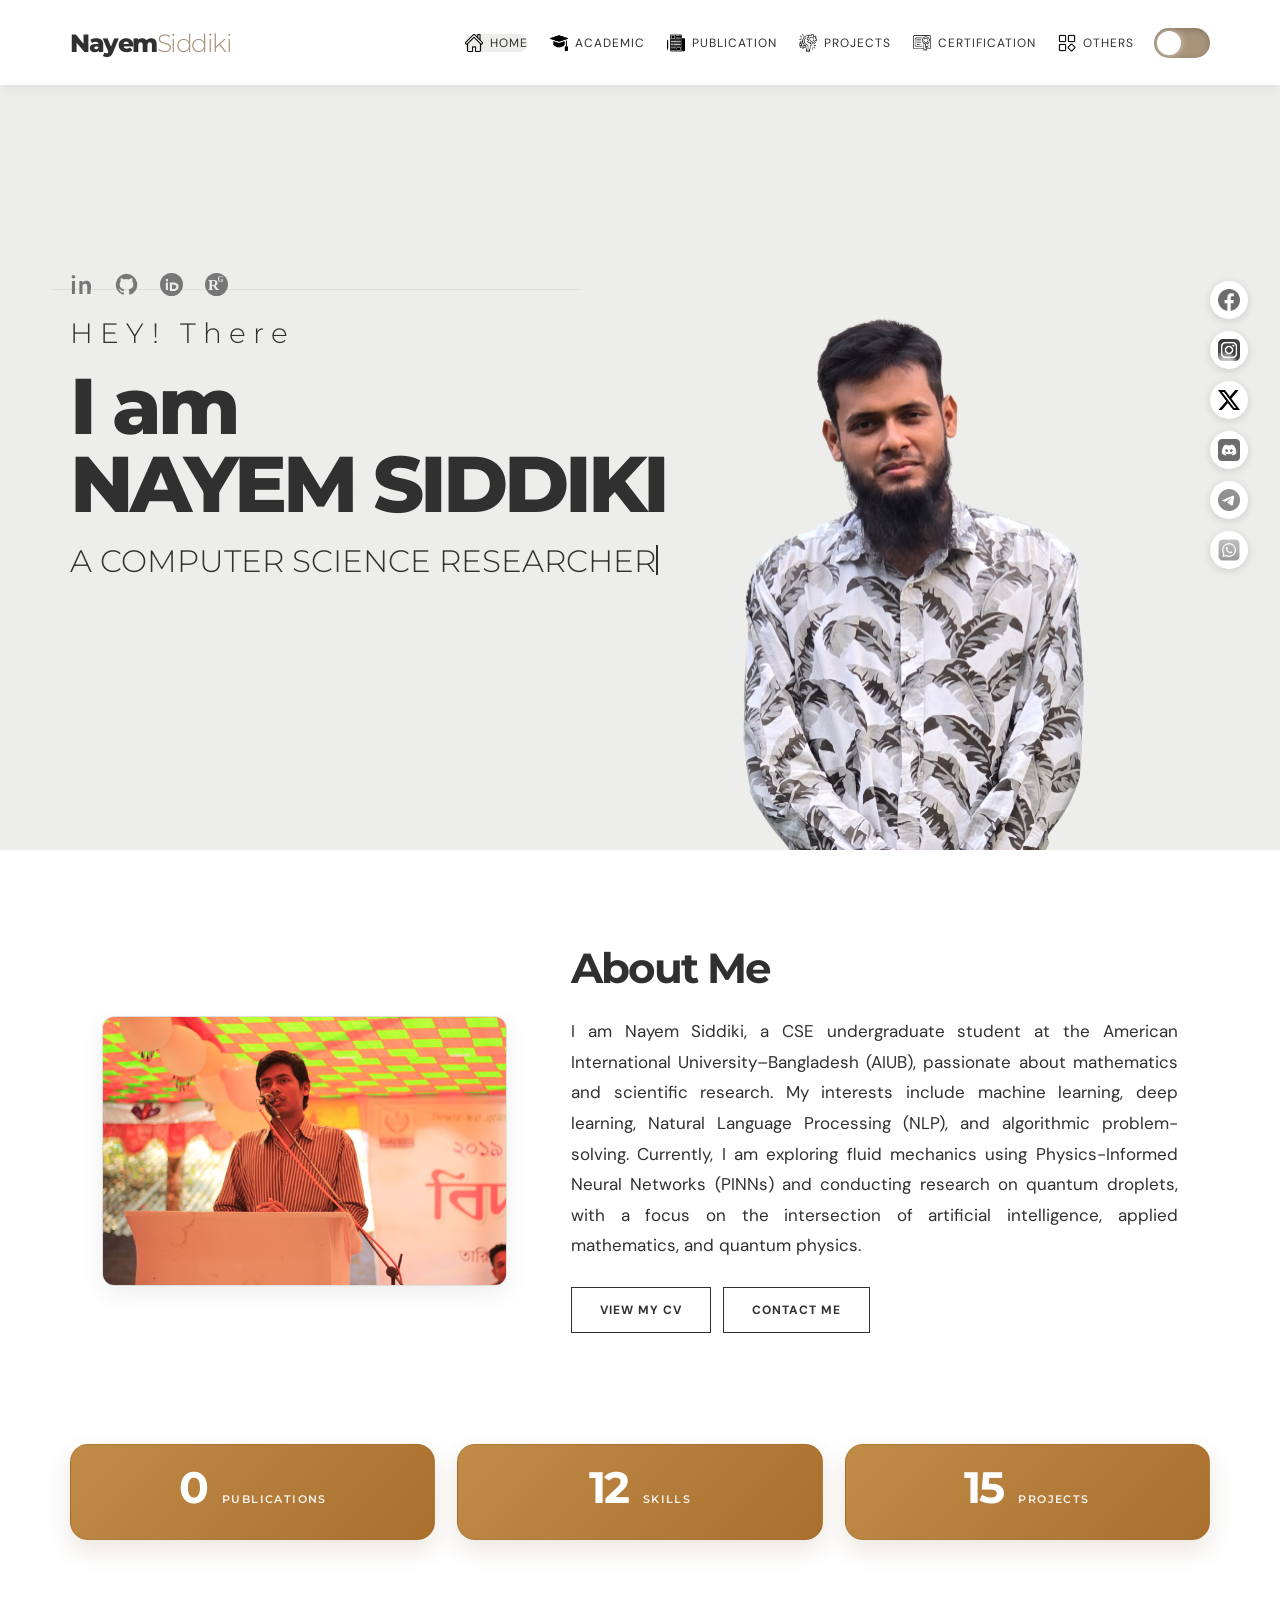
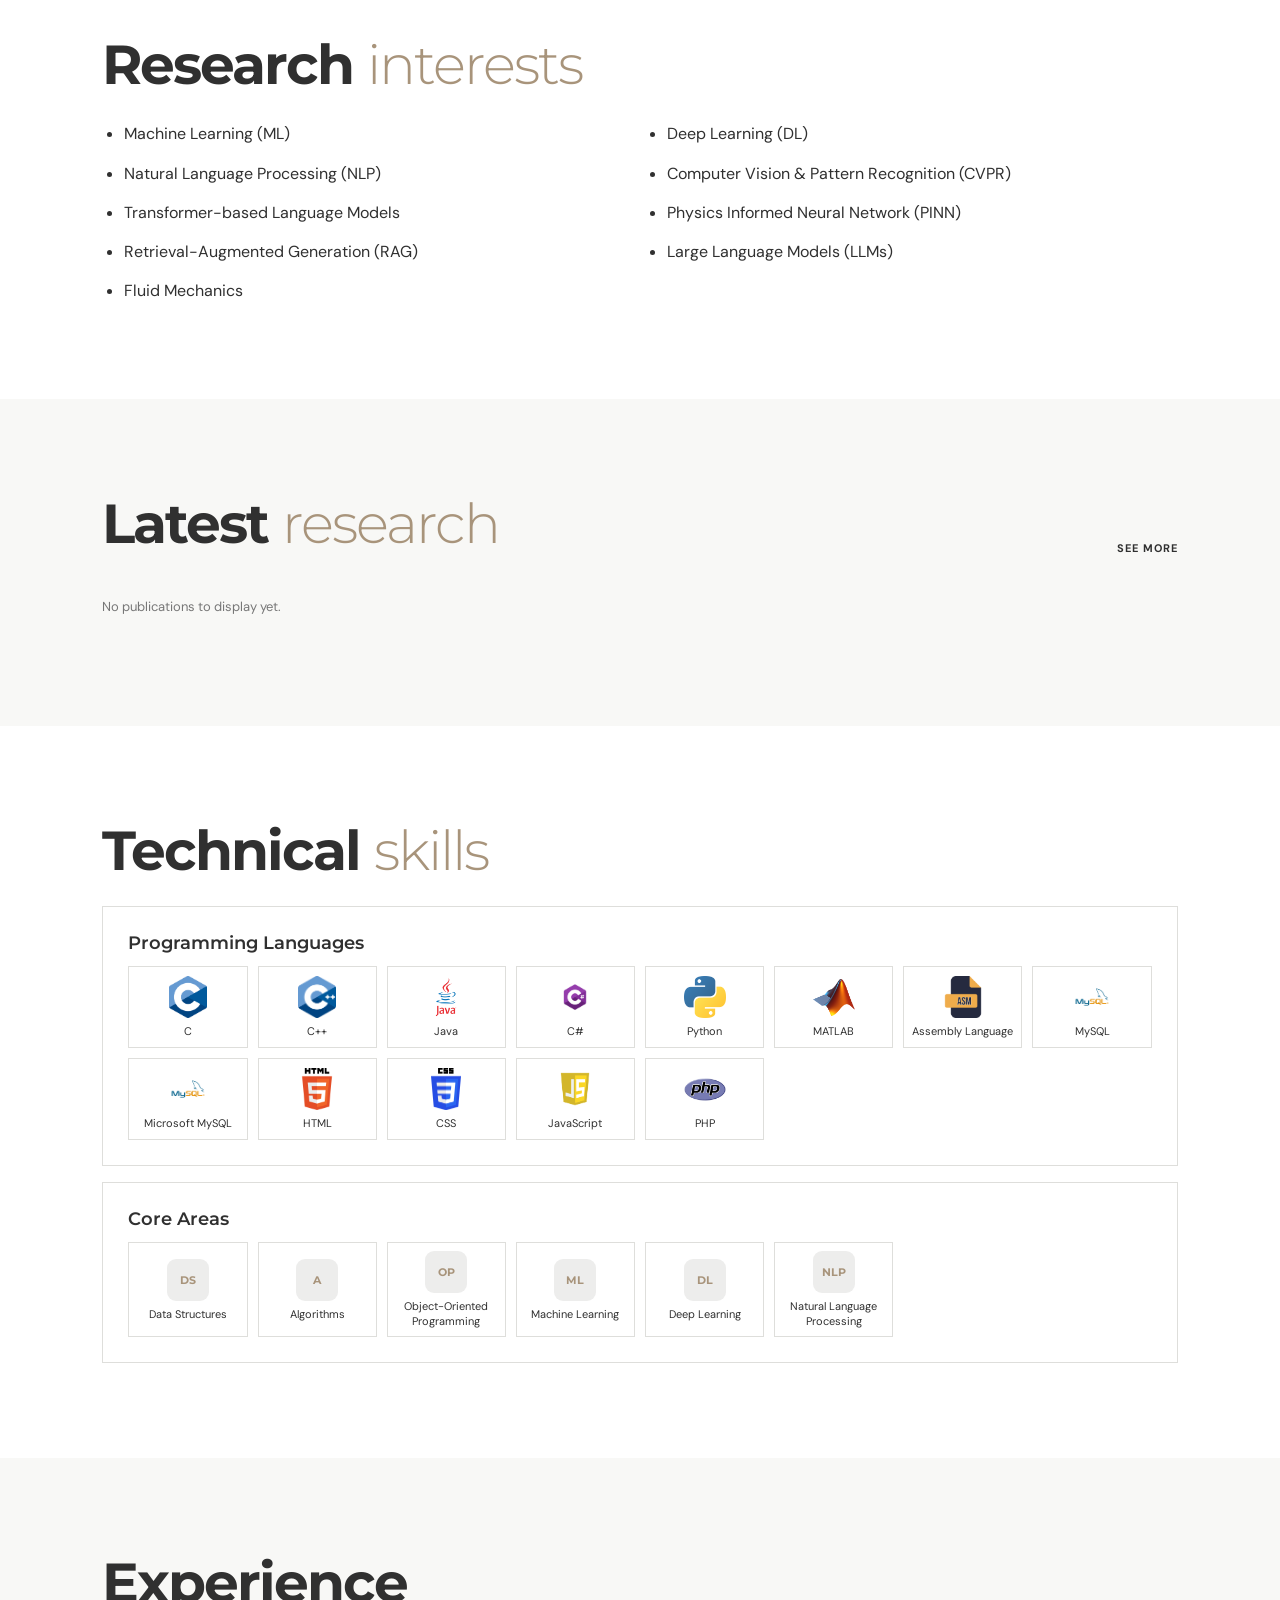
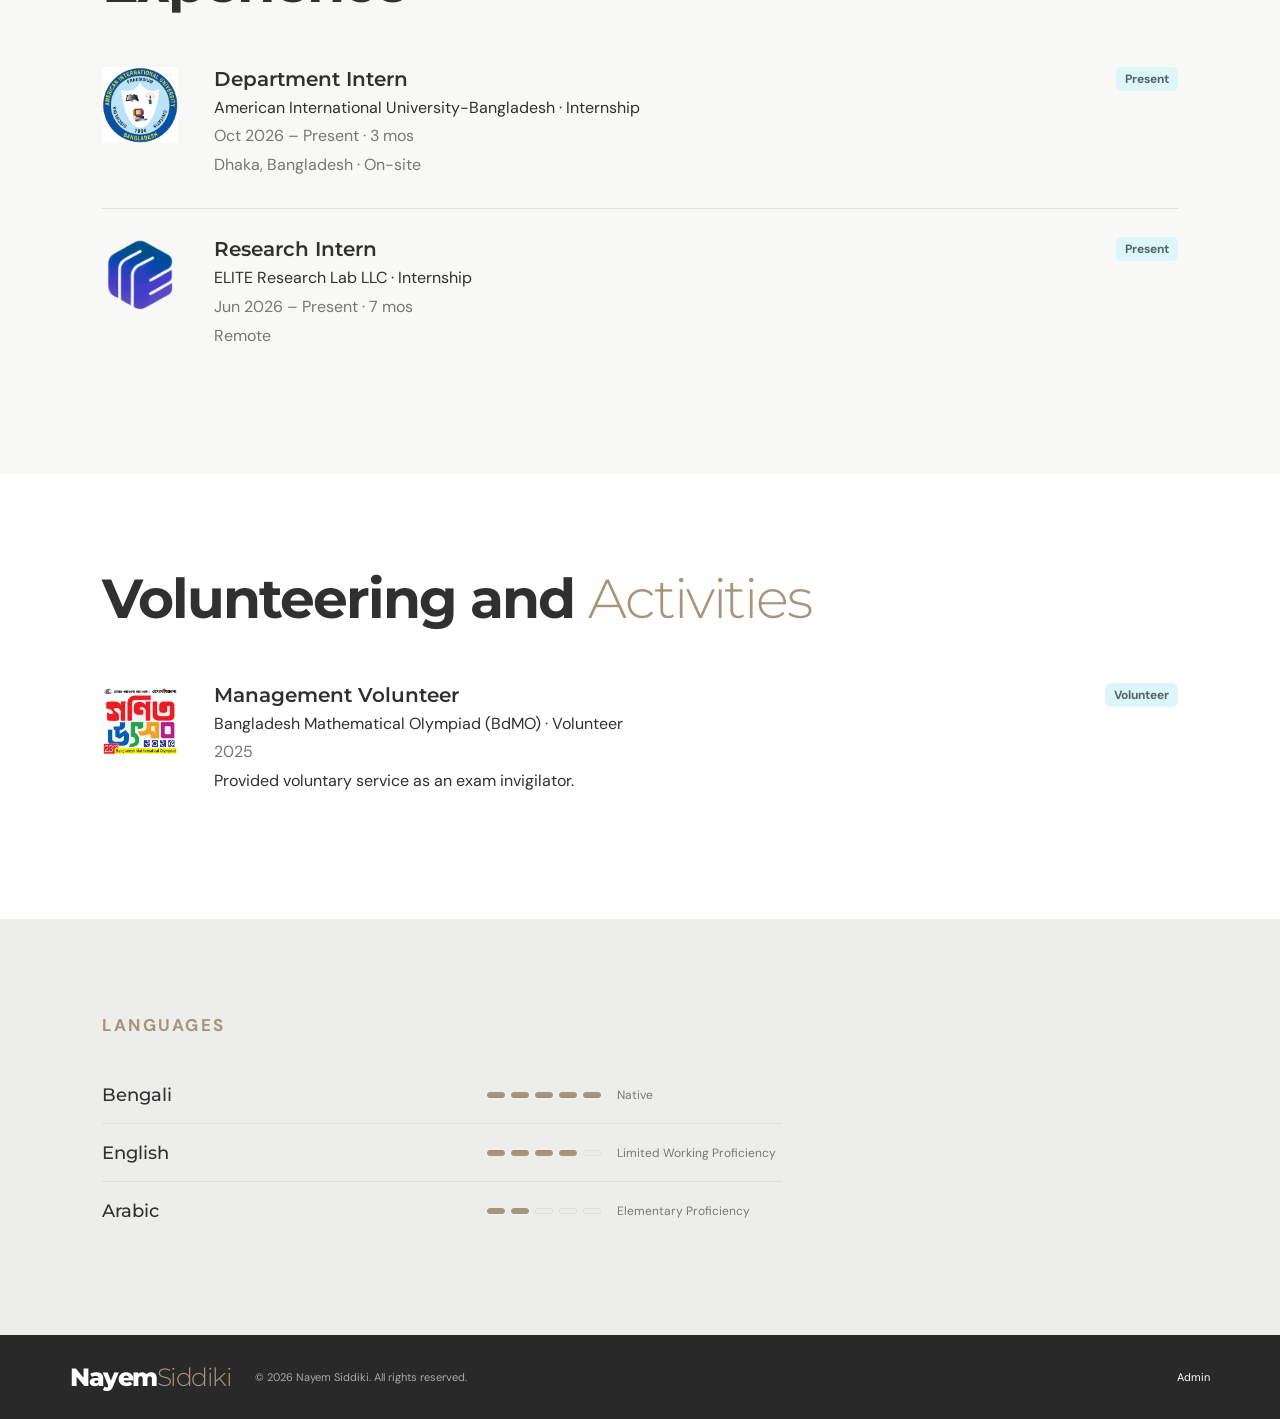
<file: index.html>
<!doctype html>
<html lang="en" data-theme="light">
  <head>
    <meta charset="utf-8">
    <meta name="viewport" content="width=device-width, initial-scale=1">
    <title>Nayem Siddiki | Portfolio</title>
    <link href="https://fonts.googleapis.com/css2?family=DM+Sans:wght@400;500;600;700&family=Montserrat:wght@300;400;500;600;700;800&display=swap" rel="stylesheet">
    <link rel="stylesheet" href="public/style.css">
  </head>
  <body>
    <header class="head">
      <a class="logo" id="logo" href="#home">Nayem<span>Siddiki</span></a>
      <nav class="desktop" aria-label="Main navigation">
        <a href="#home"><img src="public/image/nev_bar_icon/home.png" alt="">Home</a>
        <a href="public/academic.html"><img src="public/image/nev_bar_icon/academic.png" alt="">Academic</a>
        <a href="public/publication.html"><img src="public/image/nev_bar_icon/publication.png" alt="">Publication</a>
        <a href="public/projects.html"><img src="public/image/nev_bar_icon/projects.png" alt="">Projects</a>
        <a href="public/certification.html"><img src="public/image/nev_bar_icon/certificate.png" alt="">Certification</a>
        <a href="public/contact.html"><img src="public/image/nev_bar_icon/application.png" alt="">Others</a>
      </nav>
      <button class="menu-toggle" type="button" aria-label="Open navigation menu" aria-expanded="false" aria-controls="mobile">☰</button>
      <button id="theme" class="theme-toggle" type="button" role="switch" aria-checked="false" aria-label="Toggle color theme"><span class="theme-toggle-knob"></span></button>
      <nav id="mobile" class="mobile" aria-label="Mobile navigation">
        <a href="#home"><img src="public/image/nev_bar_icon/home.png" alt="">Home</a>
        <a href="public/academic.html"><img src="public/image/nev_bar_icon/academic.png" alt="">Academic</a>
        <a href="public/publication.html"><img src="public/image/nev_bar_icon/publication.png" alt="">Publication</a>
        <a href="public/projects.html"><img src="public/image/nev_bar_icon/projects.png" alt="">Projects</a>
        <a href="public/certification.html"><img src="public/image/nev_bar_icon/certificate.png" alt="">Certification</a>
        <a href="public/contact.html"><img src="public/image/nev_bar_icon/application.png" alt="">Others</a>
      </nav>
    </header>

    <main>
      <section class="hero" id="home">
        <div class="triangle"></div>
        <div class="heroText">
          <div id="professionalSocial" class="professional-social" aria-label="Professional profiles"></div>
          <p class="eyebrow">HEY! There</p>
          <h1>I am <span id="name">NAYEM SIDDIKI</span></h1>
          <p class="role">A <span id="role"> RESEARCHER</span><i></i></p>
          <!--<a class="outline" href="public/contact.html">CONTACT ME</a>-->
        </div>
        <div id="portrait" class="portrait">
          <div class="placeholder">ADD YOUR<br>PHOTO<small>public/image/profile.jpg</small></div>
        </div>
        <nav id="heroSocial" class="social" aria-label="Social media links"></nav>
      </section>

      <section class="section" id="introduction">
        <!-- 01 / INTRODUCTION -->
        <div class="split">
          <figure class="intro-photo">
            <img src="public/image/ssc_2019.jpg" alt="Nayem Siddiki speaking at a podium">
          </figure>
          <div class="intro-copy">
            <h2>About Me</h2>
            <p id="intro" class="lead">I am a researcher interested in machine learning, natural language processing, and data-driven problem solving.</p>
            <p class="intro-actions">
              <a class="outline" id="cv" href="assets/cv.pdf">VIEW MY CV</a>
              <a class="outline" href="public/contact.html">CONTACT ME</a>
            </p>
          </div>
        </div>
      </section>

      <section class="portfolio-stats" aria-label="Portfolio statistics">
        <div class="portfolio-stat"><strong id="publicationCount" data-count="0">0</strong><span>Publications</span></div>
        <div class="portfolio-stat"><strong id="skillCount" data-count="0">0</strong><span>Skills</span></div>
        <div class="portfolio-stat"><strong id="projectCount" data-count="0">0</strong><span>Projects</span></div>
      </section>

      <section class="section" id="research-interests">
        <h2>Research <em>interests</em></h2>
        <ul class="interest-list">
          <li>Machine Learning (ML)</li>
          <li>Deep Learning (DL)</li>
          <li>Natural Language Processing (NLP)</li>
          <li>Computer Vision &amp; Pattern Recognition (CVPR)</li>
          <li>Transformer-based Language Models</li>
          <li>Physics Informed Neural Network (PINN)</li>
          <li>Retrieval-Augmented Generation (RAG)</li>
          <li>Large Language Models (LLMs)</li>
          <li>Fluid Mechanics</li>
        </ul>
      </section>

      <section class="section soft" id="recent-work">
        <div class="secthead">
          <h2>Latest <em>research</em></h2>
          <a href="public/publication.html">SEE MORE</a>
        </div>
        <div id="latest" class="cards"></div>
      </section>

      <section class="section" id="technical-skills">
        <!-- 05 / TOOLKIT -->
        <h2>Technical <em>skills</em></h2>
        <div id="skills" class="skill-groups"></div>
      </section>

      <section class="section soft" id="experience">
        <h2>Experience</h2>
        <div id="experienceItems" class="experience-list"></div>
      </section>

      <section class="section" id="volunteering">
        <h2>Volunteering and <em>Activities</em></h2>
        <div id="volunteeringItems" class="experience-list"></div>
      </section>

      <section class="section languages-section" id="languages" aria-label="Languages">
        <label>LANGUAGES</label>
        <div class="language-list">
          <article class="language-row">
            <h3>Bengali</h3>
            <div class="language-rating">
              <div class="language-dots" role="img" aria-label="5 out of 5">
                <span class="filled"></span><span class="filled"></span><span class="filled"></span><span class="filled"></span><span class="filled"></span>
              </div>
              <span class="language-proficiency">Native</span>
            </div>
          </article>
          <article class="language-row">
            <h3>English</h3>
            <div class="language-rating">
              <div class="language-dots" role="img" aria-label="4 out of 5">
                <span class="filled"></span><span class="filled"></span><span class="filled"></span><span class="filled"></span><span></span>
              </div>
              <span class="language-proficiency">Limited Working Proficiency</span>
            </div>
          </article>
          <article class="language-row">
            <h3>Arabic</h3>
            <div class="language-rating">
              <div class="language-dots" role="img" aria-label="2 out of 5">
                <span class="filled"></span><span class="filled"></span><span></span><span></span><span></span>
              </div>
              <span class="language-proficiency">Elementary Proficiency</span>
            </div>
          </article>
        </div>
      </section>
    </main>

    <footer>
      <a class="logo" id="footerLogo" href="#home">Nayem<span>Siddiki</span></a>
      <p id="copy">© Portfolio. All rights reserved.</p>
      <a href="public/admin.html">Admin</a>
    </footer>
    <script src="public/data.js"></script><script src="public/app.js"></script>
  </body>
</html>
</file>
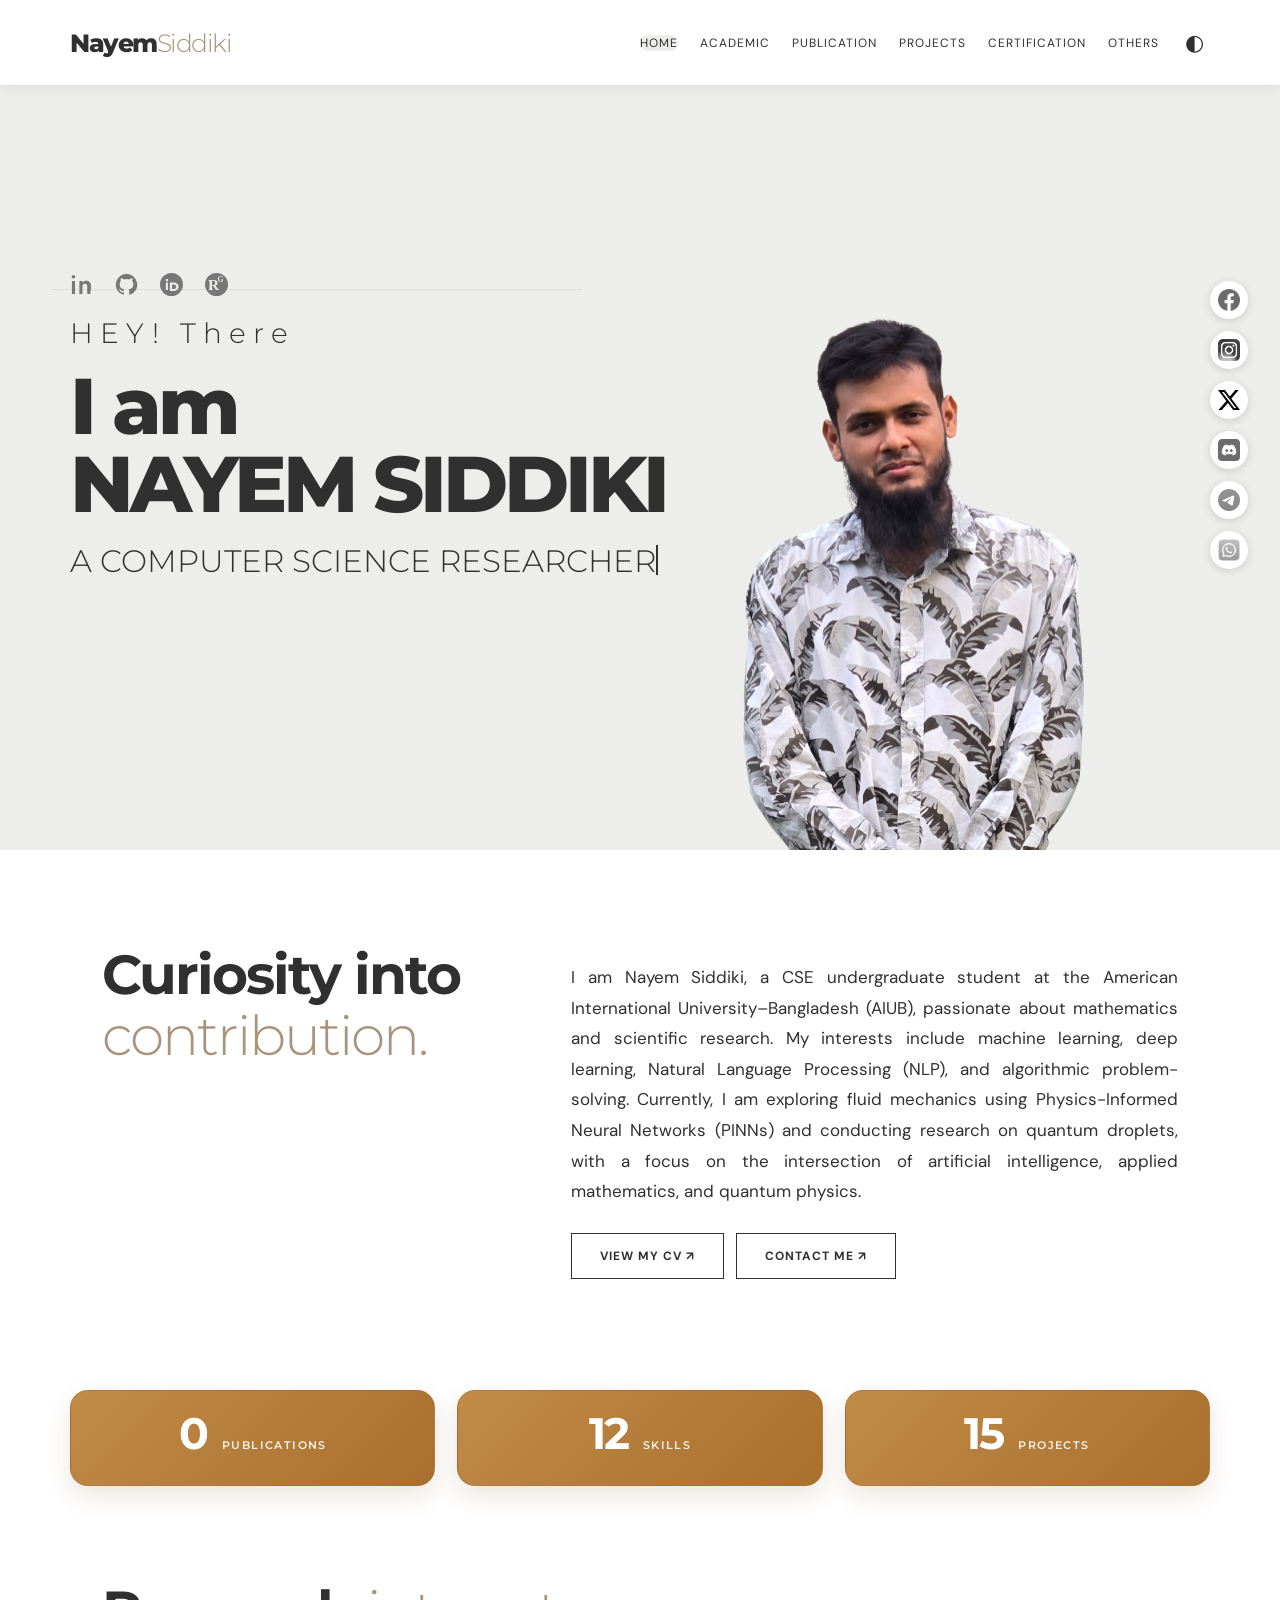
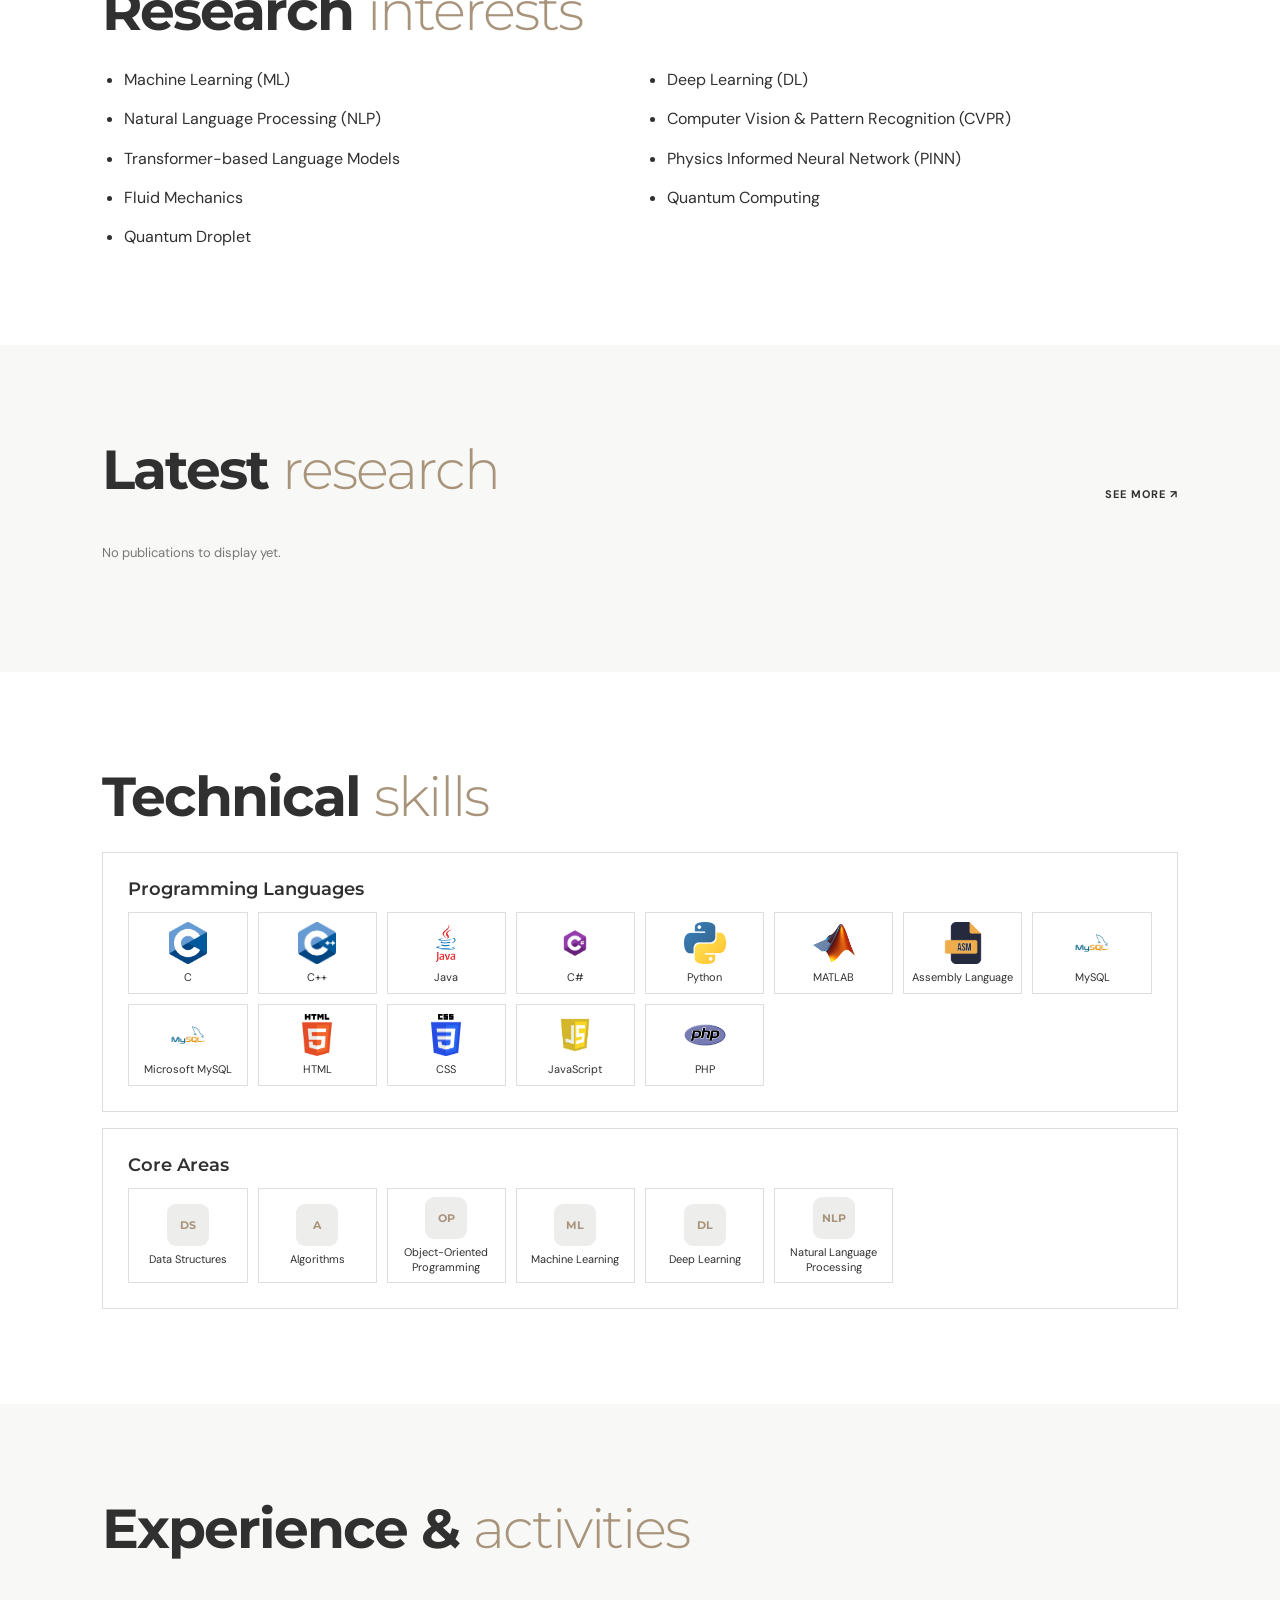
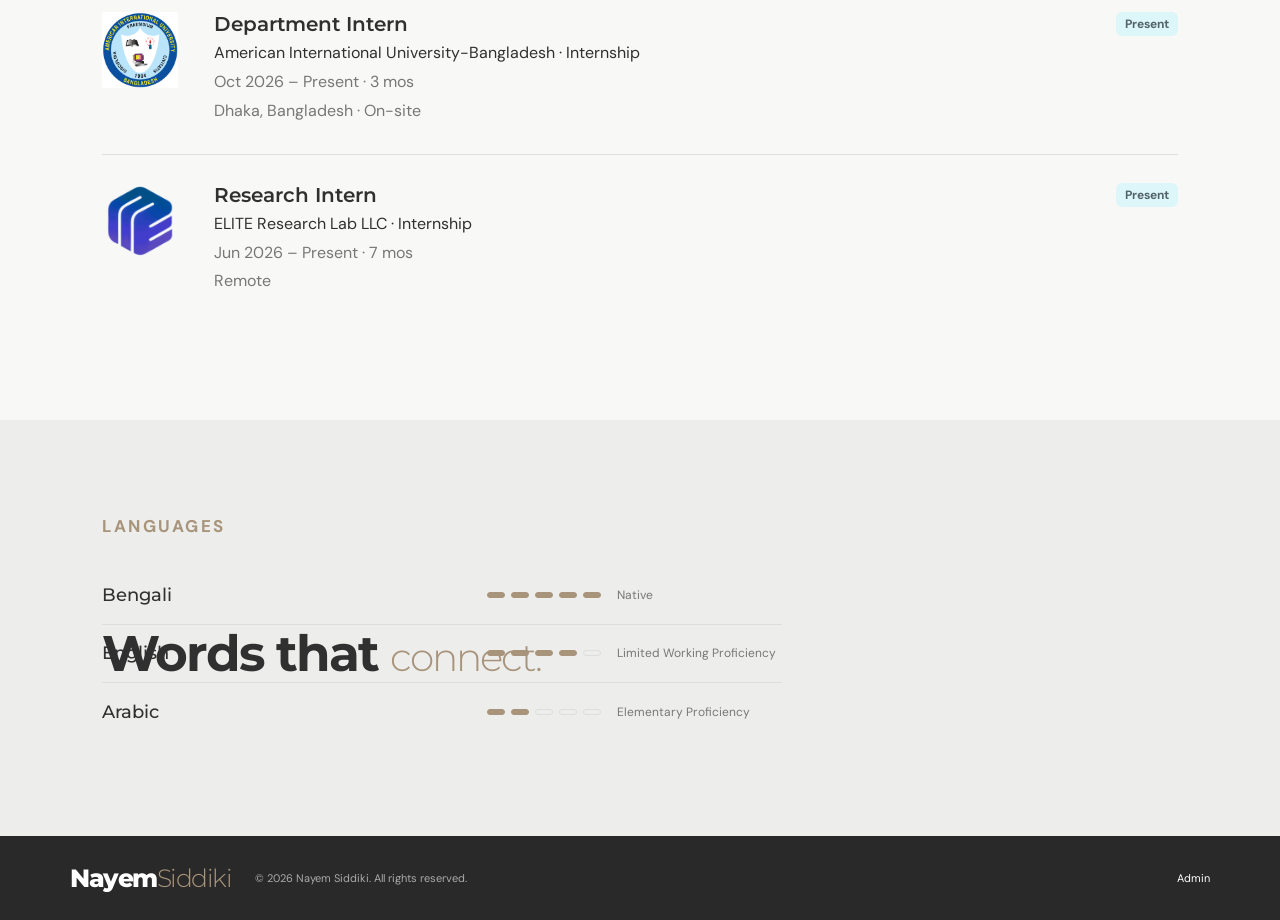
<file: public/index.html>
<!doctype html>
<html lang="en" data-theme="light">
  <head>
    <meta charset="utf-8">
    <meta name="viewport" content="width=device-width, initial-scale=1">
    <title>Nayem Siddiki | Portfolio</title>
    <link href="https://fonts.googleapis.com/css2?family=DM+Sans:wght@400;500;600;700&family=Montserrat:wght@300;400;500;600;700;800&display=swap" rel="stylesheet">
    <link rel="stylesheet" href="style.css">
  </head>
  <body>
    <header class="head">
      <a class="logo" id="logo" href="#home">Nayem<span>Siddiki</span></a>
      <nav class="desktop" aria-label="Main navigation">
        <a href="#home">Home</a>
        <a href="academic.html">Academic</a>
        <a href="publication.html">Publication</a>
        <a href="projects.html">Projects</a>
        <a href="certification.html">Certification</a>
        <a href="contact.html">Others</a>
      </nav>
      <button id="theme" aria-label="Toggle color theme">◐</button>
      <nav id="mobile" class="mobile" aria-label="Mobile navigation">
        <a href="#home">Home</a>
        <a href="academic.html">Academic</a>
        <a href="publication.html">Publication</a>
        <a href="projects.html">Projects</a>
        <a href="certification.html">Certification</a>
        <a href="contact.html">Others</a>
      </nav>
    </header>

    <main>
      <section class="hero" id="home">
        <div class="triangle"></div>
        <div class="heroText">
          <div id="professionalSocial" class="professional-social" aria-label="Professional profiles"></div>
          <p class="eyebrow">HEY! There</p>
          <h1>I am <span id="name">NAYEM SIDDIKI</span></h1>
          <p class="role">A <span id="role"> RESEARCHER</span><i></i></p>
          <!--<a class="outline" href="contact.html">CONTACT ME</a>-->
        </div>
        <div id="portrait" class="portrait">
          <div class="placeholder">ADD YOUR<br>PHOTO<small>public/image/profile.jpg</small></div>
        </div>
        <nav id="heroSocial" class="social" aria-label="Social media links"></nav>
      </section>

      <section class="section" id="introduction">
        <!-- 01 / INTRODUCTION -->
        <div class="split">
          <h2>Curiosity into<br><em>contribution.</em></h2>
          <div>
            <p id="intro" class="lead">I am a researcher interested in machine learning, natural language processing, and data-driven problem solving.</p>
            <p class="intro-actions">
              <a class="outline" id="cv" href="assets/cv.pdf">VIEW MY CV ↗</a>
              <a class="outline" href="contact.html">CONTACT ME ↗</a>
            </p>
          </div>
        </div>
      </section>

      <section class="portfolio-stats" aria-label="Portfolio statistics">
        <div class="portfolio-stat"><strong id="publicationCount" data-count="0">0</strong><span>Publications</span></div>
        <div class="portfolio-stat"><strong id="skillCount" data-count="0">0</strong><span>Skills</span></div>
        <div class="portfolio-stat"><strong id="projectCount" data-count="0">0</strong><span>Projects</span></div>
      </section>

      <section class="section" id="research-interests">
        <h2>Research <em>interests</em></h2>
        <ul class="interest-list">
          <li>Machine Learning (ML)</li>
          <li>Deep Learning (DL)</li>
          <li>Natural Language Processing (NLP)</li>
          <li>Computer Vision &amp; Pattern Recognition (CVPR)</li>
          <li>Transformer-based Language Models</li>
          <li>Physics Informed Neural Network (PINN)</li>
          <li>Fluid Mechanics</li>
          <li>Quantum Computing</li>
          <li>Quantum Droplet</li>
        </ul>
      </section>

      <section class="section soft" id="recent-work">
        <div class="secthead">
          <h2>Latest <em>research</em></h2>
          <a href="publication.html">SEE MORE ↗</a>
        </div>
        <div id="latest" class="cards"></div>
      </section>

      <section class="section" id="technical-skills">
        <!-- 05 / TOOLKIT -->
        <h2>Technical <em>skills</em></h2>
        <div id="skills" class="skill-groups"></div>
      </section>

      <section class="section soft" id="experience">
        <h2>Experience &amp; <em>activities</em></h2>
        <div id="experienceItems" class="experience-list"></div>
      </section>

      <section class="section languages-section" id="languages" aria-labelledby="languages-title">
        <label>LANGUAGES</label>
        <div class="language-heading">
          <h2 id="languages-title">Words that <em>connect.</em></h2>
        </div>
        <div class="language-list">
          <article class="language-row">
            <h3>Bengali</h3>
            <div class="language-rating">
              <div class="language-dots" role="img" aria-label="5 out of 5">
                <span class="filled"></span><span class="filled"></span><span class="filled"></span><span class="filled"></span><span class="filled"></span>
              </div>
              <span class="language-proficiency">Native</span>
            </div>
          </article>
          <article class="language-row">
            <h3>English</h3>
            <div class="language-rating">
              <div class="language-dots" role="img" aria-label="4 out of 5">
                <span class="filled"></span><span class="filled"></span><span class="filled"></span><span class="filled"></span><span></span>
              </div>
              <span class="language-proficiency">Limited Working Proficiency</span>
            </div>
          </article>
          <article class="language-row">
            <h3>Arabic</h3>
            <div class="language-rating">
              <div class="language-dots" role="img" aria-label="2 out of 5">
                <span class="filled"></span><span class="filled"></span><span></span><span></span><span></span>
              </div>
              <span class="language-proficiency">Elementary Proficiency</span>
            </div>
          </article>
        </div>
      </section>
    </main>

    <footer>
      <a class="logo" id="footerLogo" href="#home">Nayem<span>Siddiki</span></a>
      <p id="copy">© Portfolio. All rights reserved.</p>
      <a href="admin.html">Admin</a>
    </footer>
    <script src="data.js"></script><script src="app.js"></script>
  </body>
</html>
</file>
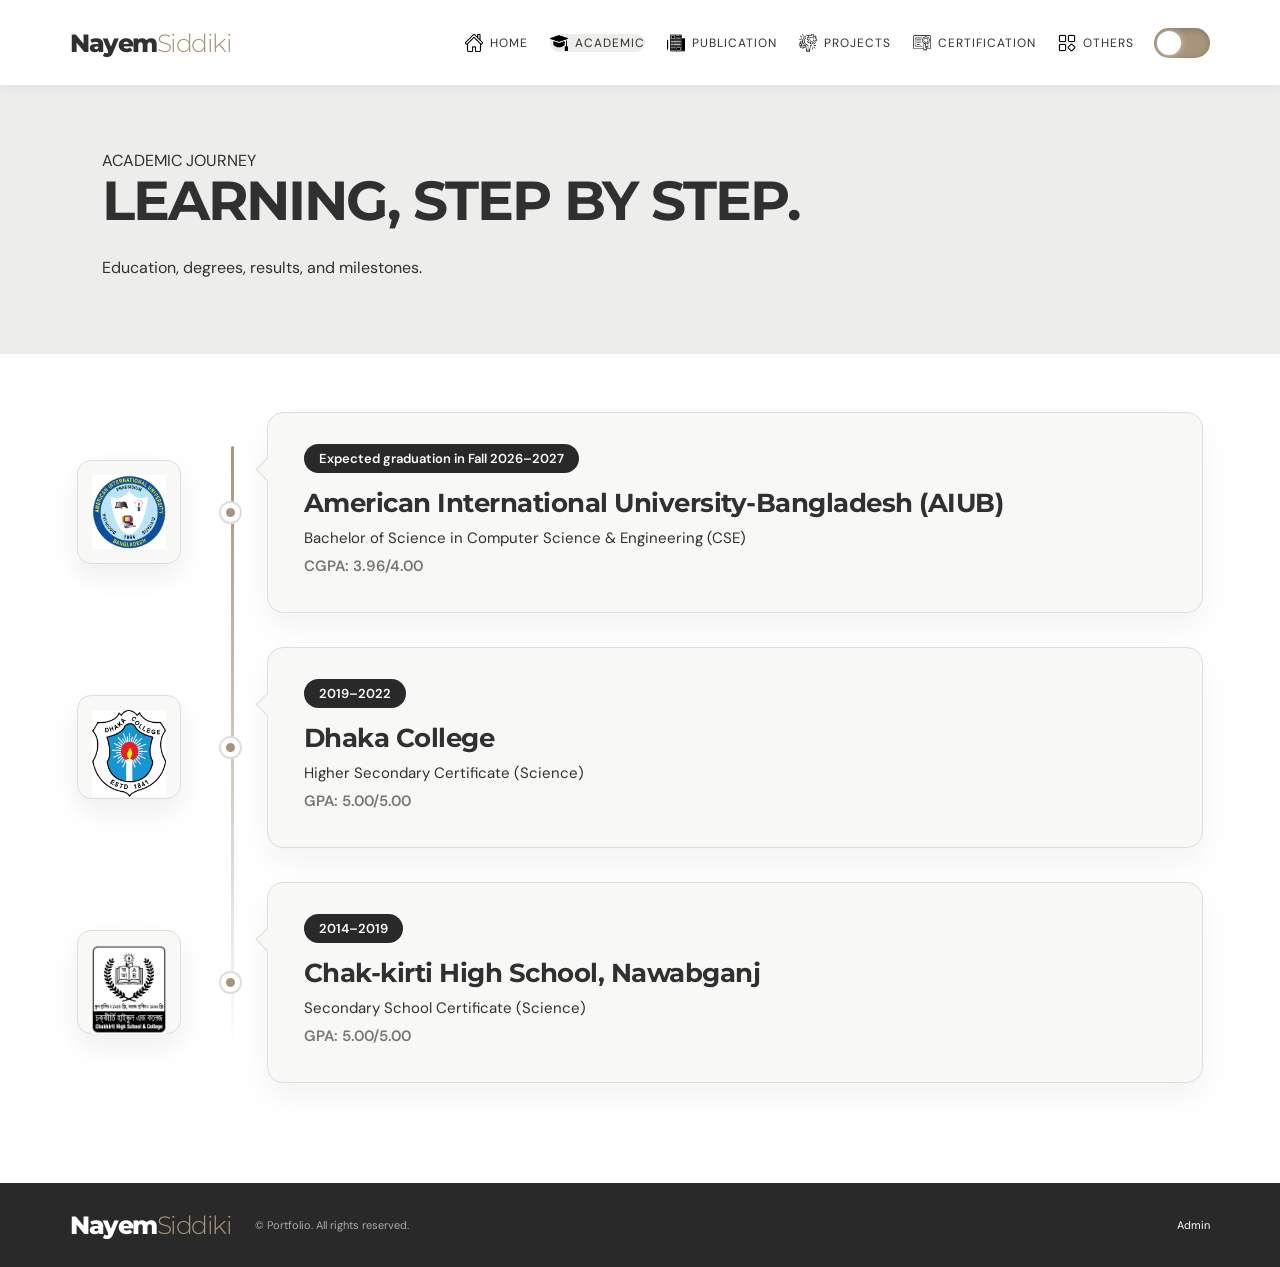
<file: public/academic.html>
<!doctype html>
<html lang="en" data-theme="light">
  <head>
    <meta charset="utf-8">
    <meta name="viewport" content="width=device-width, initial-scale=1">
    <title>Academic Journey | Nayem Siddiki</title>
    <link href="https://fonts.googleapis.com/css2?family=DM+Sans:wght@400;500;600;700&family=Montserrat:wght@300;400;500;600;700;800&display=swap" rel="stylesheet">
    <link rel="stylesheet" href="style.css">
  </head>
  <body>
    <header class="head">
      <a class="logo" href="../index.html">Nayem<span>Siddiki</span></a>
      <nav class="desktop" aria-label="Main navigation">
        <a href="../index.html"><img src="../public/image/nev_bar_icon/home.png" alt="">Home</a>
        <a href="academic.html" aria-current="page"><img src="../public/image/nev_bar_icon/academic.png" alt="">Academic</a>
        <a href="publication.html"><img src="../public/image/nev_bar_icon/publication.png" alt="">Publication</a>
        <a href="projects.html"><img src="../public/image/nev_bar_icon/projects.png" alt="">Projects</a>
        <a href="certification.html"><img src="../public/image/nev_bar_icon/certificate.png" alt="">Certification</a>
        <a href="contact.html"><img src="../public/image/nev_bar_icon/application.png" alt="">Others</a>
      </nav>
      <button class="menu-toggle" type="button" aria-label="Open navigation menu" aria-expanded="false" aria-controls="mobile">☰</button>
      <button id="theme" class="theme-toggle" type="button" role="switch" aria-checked="false" aria-label="Toggle color theme"><span class="theme-toggle-knob"></span></button>
      <nav id="mobile" class="mobile" aria-label="Mobile navigation">
        <a href="../index.html"><img src="../public/image/nev_bar_icon/home.png" alt="">Home</a>
        <a href="academic.html" aria-current="page"><img src="../public/image/nev_bar_icon/academic.png" alt="">Academic</a>
        <a href="publication.html"><img src="../public/image/nev_bar_icon/publication.png" alt="">Publication</a>
        <a href="projects.html"><img src="../public/image/nev_bar_icon/projects.png" alt="">Projects</a>
        <a href="certification.html"><img src="../public/image/nev_bar_icon/certificate.png" alt="">Certification</a>
        <a href="contact.html"><img src="../public/image/nev_bar_icon/application.png" alt="">Others</a>
      </nav>
    </header>

    <main>
      <section class="pagehero">
        <label>ACADEMIC JOURNEY</label>
        <h2>LEARNING, STEP BY STEP.</h2>
        <p>Education, degrees, results, and milestones.</p>
      </section>
      <section class="pagecontent">
        <div id="items" class="education-list"></div>
      </section>
    </main>

    <footer>
      <a class="logo" href="../index.html">Nayem<span>Siddiki</span></a>
      <p>© Portfolio. All rights reserved.</p>
      <a href="admin.html">Admin</a>
    </footer>
    <script src="data.js"></script><script src="page.js"></script>
  </body>
</html>
</file>
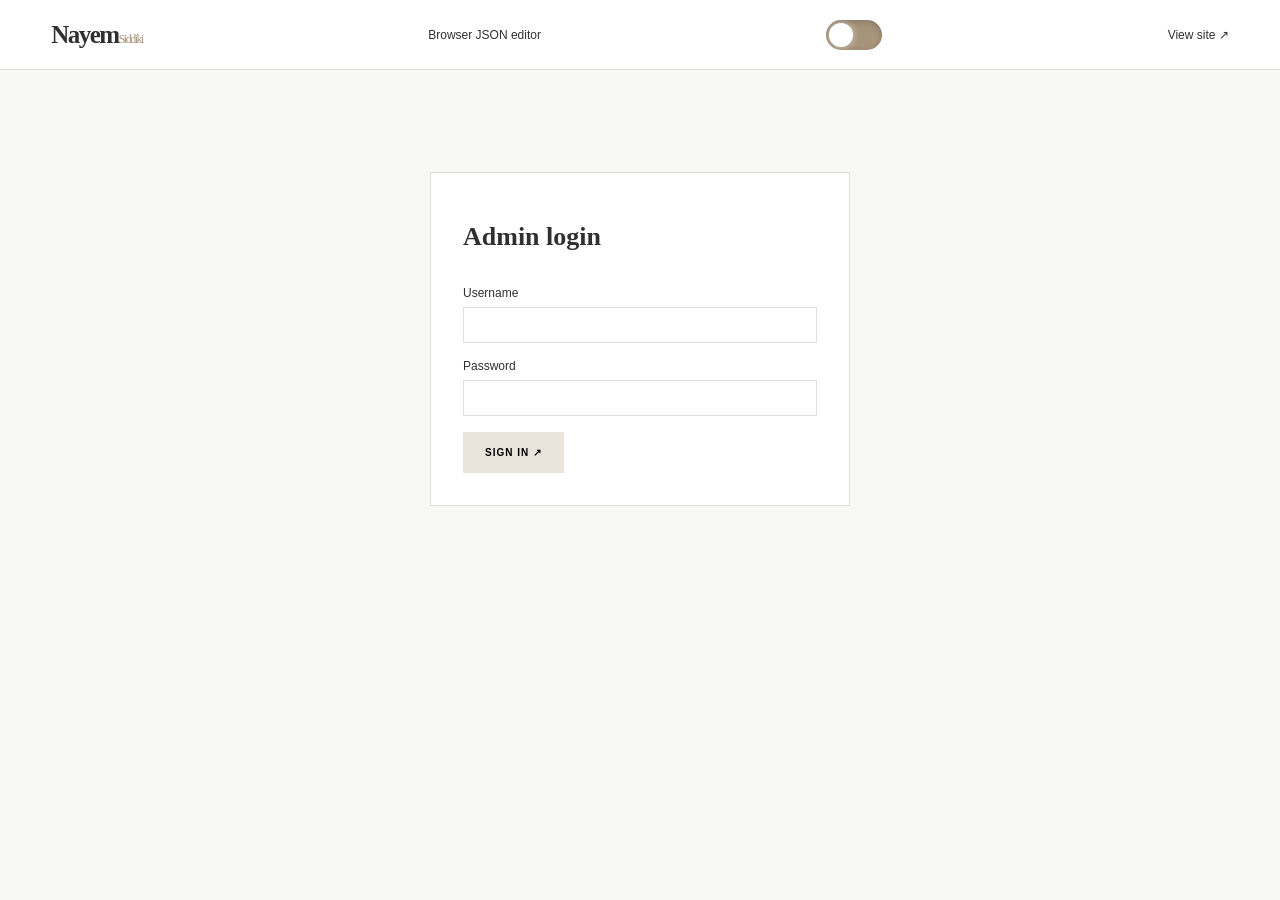
<file: public/admin.html>
<!doctype html>
<html lang="en" data-theme="light">
  <head>
    <meta charset="utf-8">
    <meta name="viewport" content="width=device-width, initial-scale=1">
    <title>Portfolio Admin</title>
    <link rel="stylesheet" href="style.css">
    <link rel="stylesheet" href="admin.css">
  </head>
  <body class="adminbody">
    <header class="adminhead">
      <a class="logo" href="../index.html">Nayem<span>Siddiki</span></a>
      <span>Browser JSON editor</span>
      <button id="theme" class="theme-toggle" type="button" role="switch" aria-checked="false" aria-label="Toggle color theme"><span class="theme-toggle-knob"></span></button>
      <a href="../index.html">View site ↗</a>
    </header>

    <main id="app" class="wrap">
      <p>Loading portfolio data…</p>
    </main>

    <script src="data.js"></script>
    <script src="admin.js"></script>
  </body>
</html>
</file>
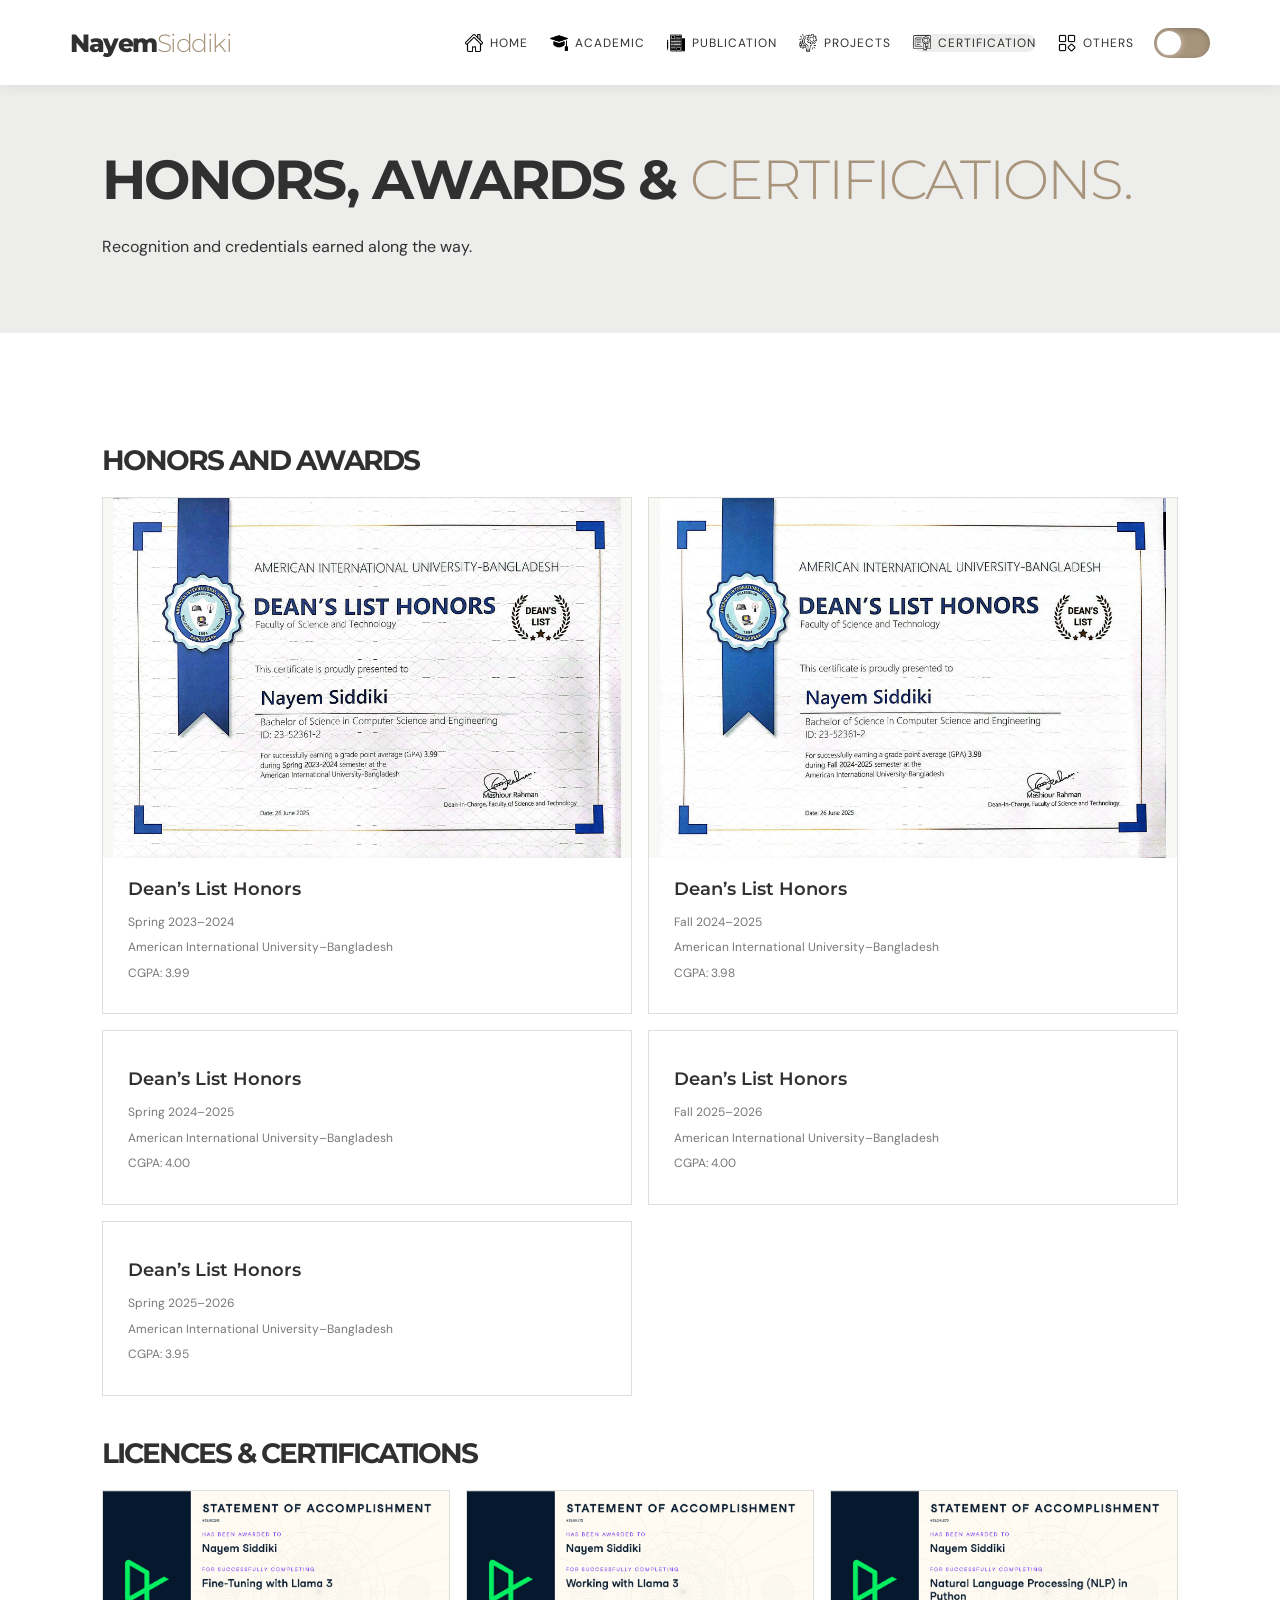
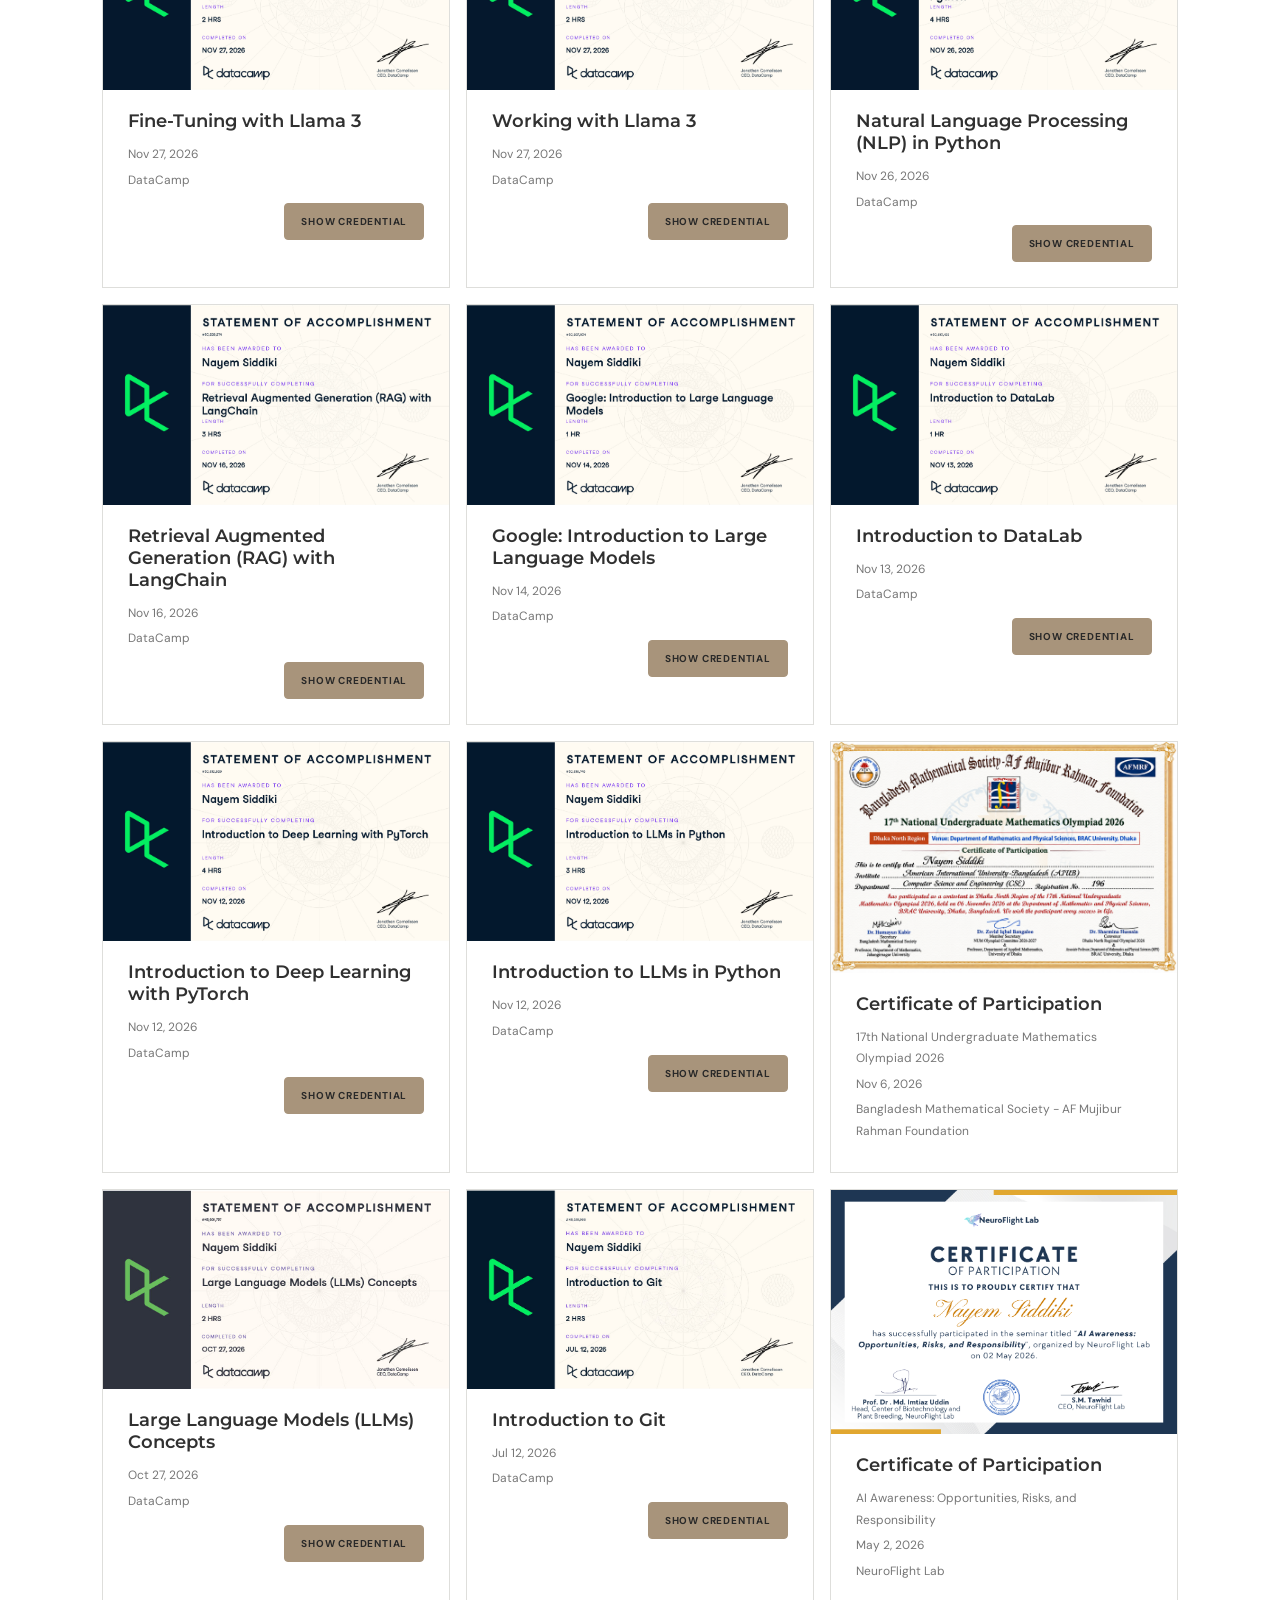
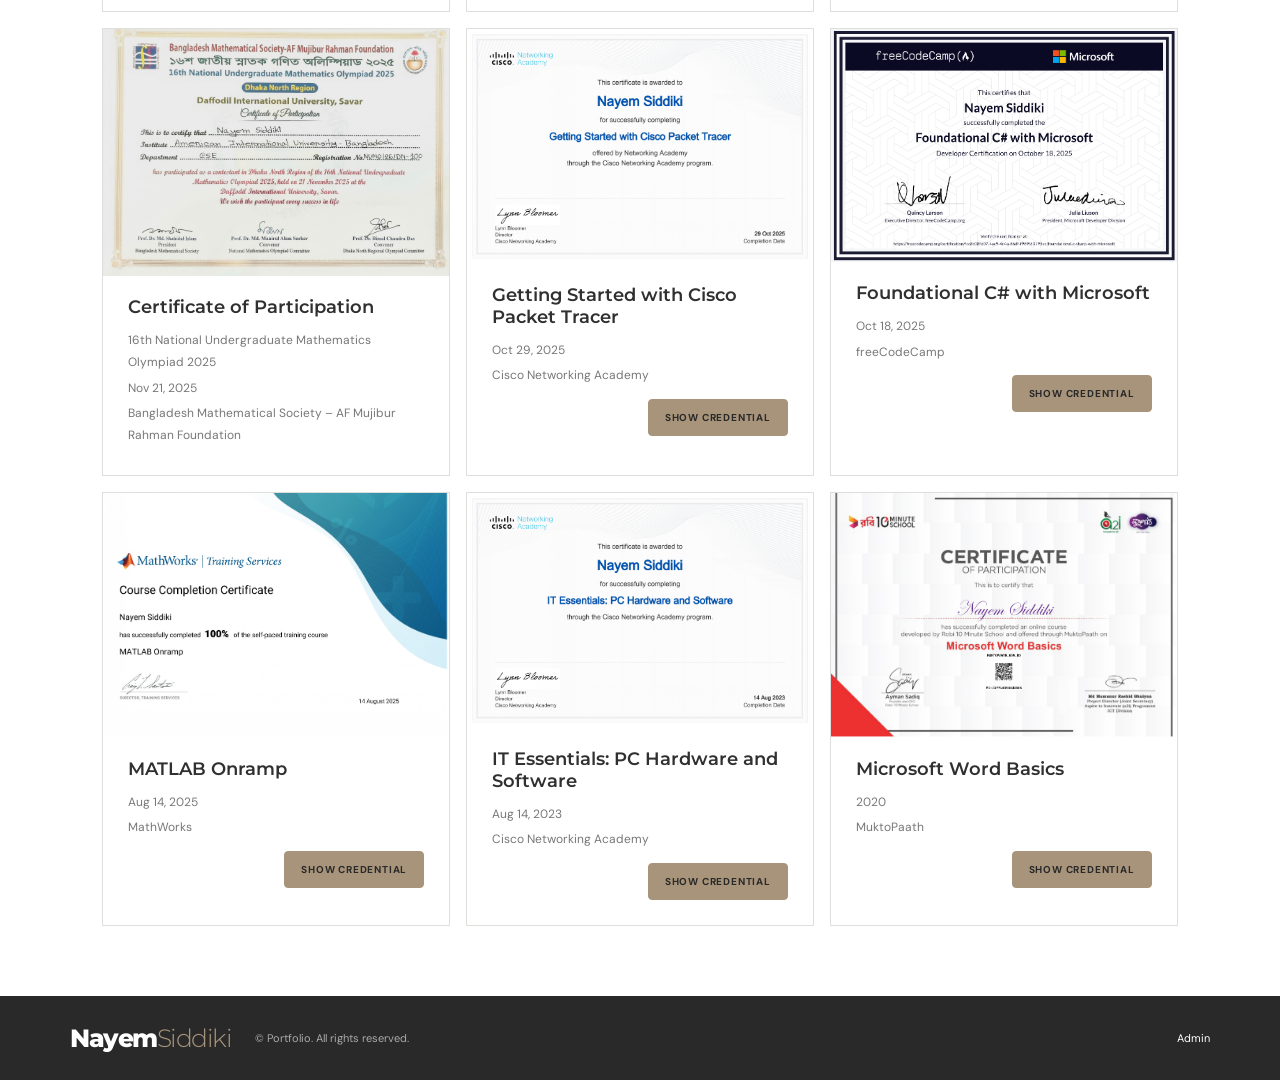
<file: public/certification.html>
<!doctype html>
<html lang="en" data-theme="light">
  <head>
    <meta charset="utf-8">
    <meta name="viewport" content="width=device-width, initial-scale=1">
    <title>RECOGNITION &amp; LEARNING | Portfolio</title>
    <link
      href="https://fonts.googleapis.com/css2?family=DM+Sans:wght@400;500;600;700&family=Montserrat:wght@300;400;500;600;700;800&display=swap"
      rel="stylesheet"
    >
    <link rel="stylesheet" href="style.css">
  </head>
  <body>
    <header class="head">
      <a class="logo" href="../index.html">Nayem<span>Siddiki</span></a>

      <nav class="desktop" aria-label="Main navigation">
        <a href="../index.html"><img src="../public/image/nev_bar_icon/home.png" alt="">Home</a>
        <a href="academic.html"><img src="../public/image/nev_bar_icon/academic.png" alt="">Academic</a>
        <a href="publication.html"><img src="../public/image/nev_bar_icon/publication.png" alt="">Publication</a>
        <a href="projects.html"><img src="../public/image/nev_bar_icon/projects.png" alt="">Projects</a>
        <a href="certification.html" aria-current="page"><img src="../public/image/nev_bar_icon/certificate.png" alt="">Certification</a>
        <a href="contact.html"><img src="../public/image/nev_bar_icon/application.png" alt="">Others</a>
      </nav>

      <button class="menu-toggle" type="button" aria-label="Open navigation menu" aria-expanded="false" aria-controls="mobile">☰</button>
      <button id="theme" class="theme-toggle" type="button" role="switch" aria-checked="false" aria-label="Toggle color theme"><span class="theme-toggle-knob"></span></button>

      <nav id="mobile" class="mobile" aria-label="Mobile navigation">
        <a href="../index.html"><img src="../public/image/nev_bar_icon/home.png" alt="">Home</a>
        <a href="academic.html"><img src="../public/image/nev_bar_icon/academic.png" alt="">Academic</a>
        <a href="publication.html"><img src="../public/image/nev_bar_icon/publication.png" alt="">Publication</a>
        <a href="projects.html"><img src="../public/image/nev_bar_icon/projects.png" alt="">Projects</a>
        <a href="certification.html" aria-current="page"><img src="../public/image/nev_bar_icon/certificate.png" alt="">Certification</a>
        <a href="contact.html"><img src="../public/image/nev_bar_icon/application.png" alt="">Others</a>
      </nav>
    </header>

    <main>
      <section class="pagehero">
        <h2>HONORS, AWARDS &amp; <em>CERTIFICATIONS.</em></h2>
        <p>Recognition and credentials earned along the way.</p>
      </section>

      <section class="pagecontent">
        <h2 class="subhead">HONORS AND AWARDS</h2>
        <div id="awards" class="cards"></div>

        <h2 class="subhead">LICENCES &amp; CERTIFICATIONS</h2>
        <div id="certs" class="cards"></div>
      </section>
    </main>

    <footer>
      <a class="logo" href="../index.html">Nayem<span>Siddiki</span></a>
      <p>© Portfolio. All rights reserved.</p>
      <a href="admin.html">Admin</a>
    </footer>

    <script src="data.js"></script>
    <script src="page.js"></script>
  </body>
</html>
</file>
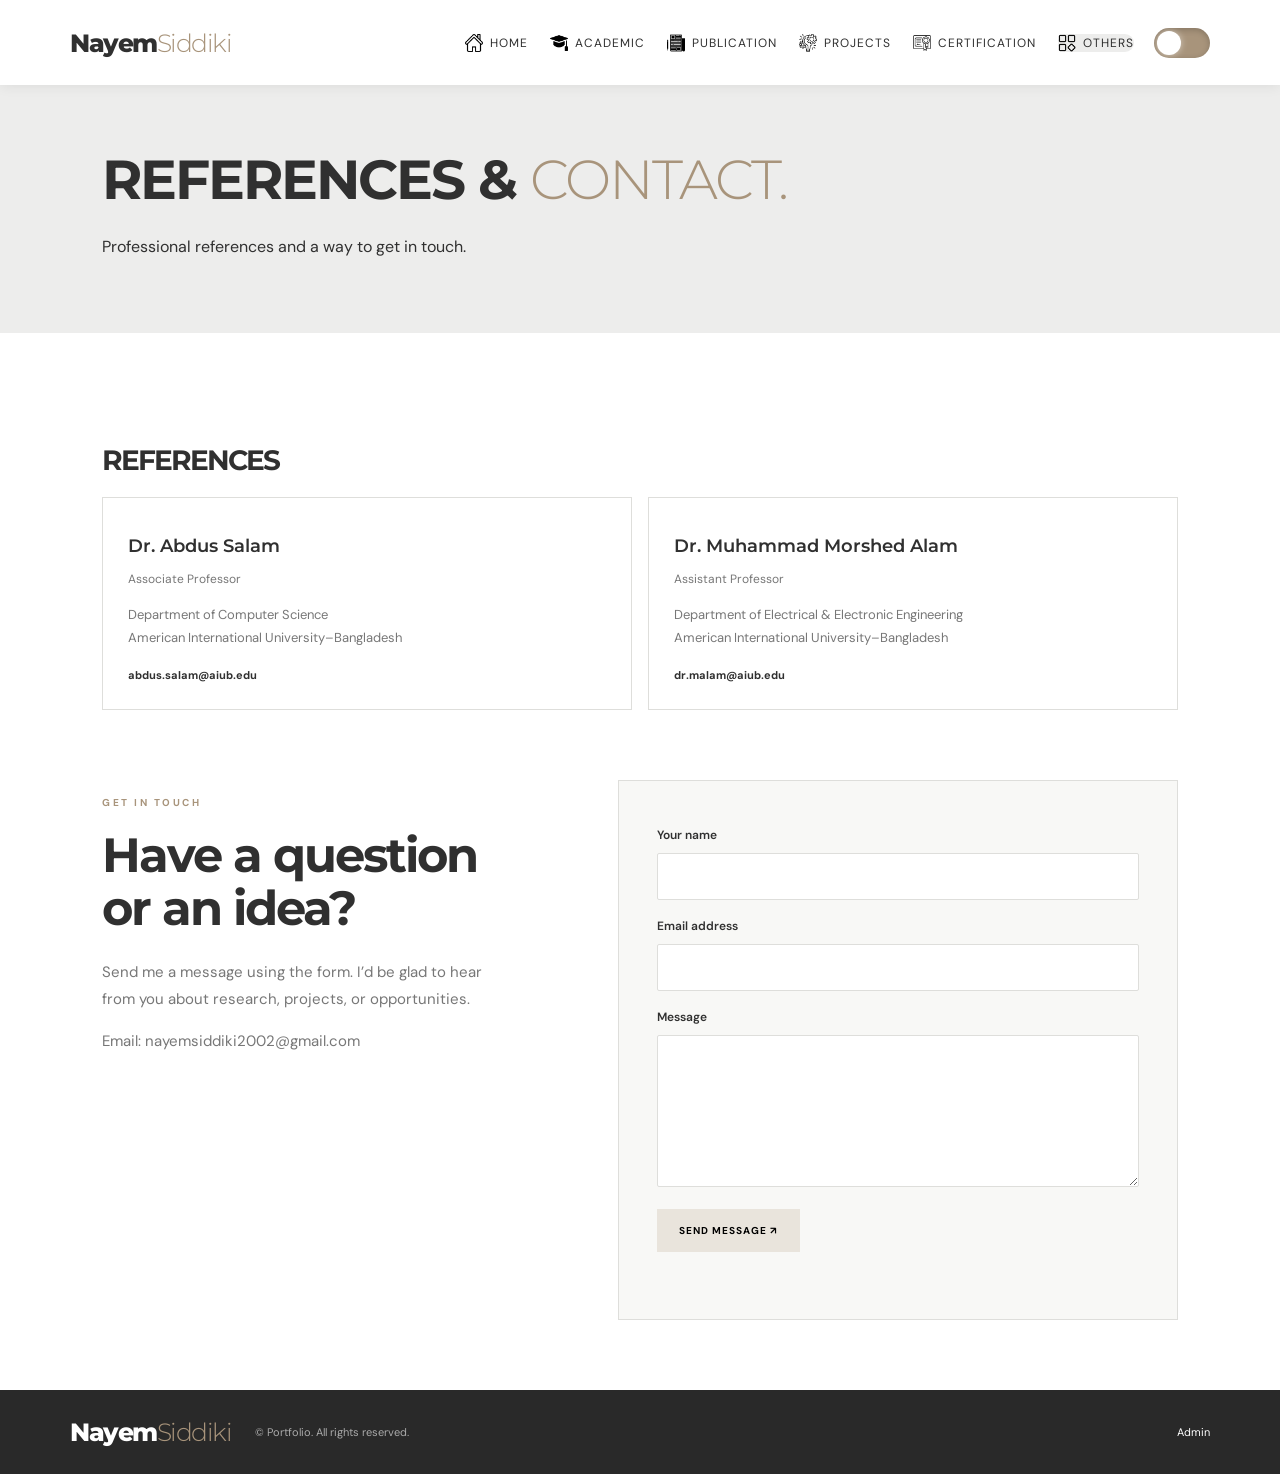
<file: public/contact.html>
<!doctype html>
<html lang="en" data-theme="light">
  <head>
    <meta charset="utf-8">
    <meta name="viewport" content="width=device-width, initial-scale=1">
    <title>Others | Portfolio</title>
    <link href="https://fonts.googleapis.com/css2?family=DM+Sans:wght@400;500;600;700&family=Montserrat:wght@300;400;500;600;700;800&display=swap" rel="stylesheet">
    <link rel="stylesheet" href="style.css">
  </head>
  <body>
    <header class="head">
      <a class="logo" href="../index.html">Nayem<span>Siddiki</span></a>
      <nav class="desktop" aria-label="Main navigation">
        <a href="../index.html"><img src="../public/image/nev_bar_icon/home.png" alt="">Home</a>
        <a href="academic.html"><img src="../public/image/nev_bar_icon/academic.png" alt="">Academic</a>
        <a href="publication.html"><img src="../public/image/nev_bar_icon/publication.png" alt="">Publication</a>
        <a href="projects.html"><img src="../public/image/nev_bar_icon/projects.png" alt="">Projects</a>
        <a href="certification.html"><img src="../public/image/nev_bar_icon/certificate.png" alt="">Certification</a>
        <a href="contact.html" aria-current="page"><img src="../public/image/nev_bar_icon/application.png" alt="">Others</a>
      </nav>
      <button class="menu-toggle" type="button" aria-label="Open navigation menu" aria-expanded="false" aria-controls="mobile">☰</button>
      <button id="theme" class="theme-toggle" type="button" role="switch" aria-checked="false" aria-label="Toggle color theme"><span class="theme-toggle-knob"></span></button>
      <nav id="mobile" class="mobile" aria-label="Mobile navigation">
        <a href="../index.html"><img src="../public/image/nev_bar_icon/home.png" alt="">Home</a>
        <a href="academic.html"><img src="../public/image/nev_bar_icon/academic.png" alt="">Academic</a>
        <a href="publication.html"><img src="../public/image/nev_bar_icon/publication.png" alt="">Publication</a>
        <a href="projects.html"><img src="../public/image/nev_bar_icon/projects.png" alt="">Projects</a>
        <a href="certification.html"><img src="../public/image/nev_bar_icon/certificate.png" alt="">Certification</a>
        <a href="contact.html" aria-current="page"><img src="../public/image/nev_bar_icon/application.png" alt="">Others</a>
      </nav>
    </header>

    <main>
      <section class="pagehero">
        <h2>REFERENCES &amp; <em>CONTACT.</em></h2>
        <p>Professional references and a way to get in touch.</p>
      </section>

      <section class="pagecontent">
        <h2 class="subhead">REFERENCES</h2>
        <div class="cards references">
          <article class="card">
            <h3>Dr. Abdus Salam</h3>
            <p class="meta">Associate Professor</p>
            <p>Department of Computer Science<br>American International University–Bangladesh</p>
            <a href="mailto:abdus.salam@aiub.edu">abdus.salam@aiub.edu</a>
          </article>
          <article class="card">
            <h3>Dr. Muhammad Morshed Alam</h3>
            <p class="meta">Assistant Professor</p>
            <p>Department of Electrical &amp; Electronic Engineering<br>American International University–Bangladesh</p>
            <a href="mailto:dr.malam@aiub.edu">dr.malam@aiub.edu</a>
          </article>
        </div>

        <div class="contactpage">
          <div class="contact-copy">
            <label>GET IN TOUCH</label>
            <h2>Have a question or an idea?</h2>
            <p>Send me a message using the form. I’d be glad to hear from you about research, projects, or opportunities.</p>
            <p id="email" class="contact-email"></p>
          </div>

          <form id="contactForm" class="contact-form">
            <label for="contact-name">Your name</label>
            <input id="contact-name" name="name" autocomplete="name" required>

            <label for="contact-email">Email address</label>
            <input id="contact-email" name="email" type="email" autocomplete="email" required>

            <label for="contact-message">Message</label>
            <textarea id="contact-message" name="message" rows="6" required></textarea>

            <button class="solid" type="submit">SEND MESSAGE ↗</button>
            <p id="status" class="contact-status" aria-live="polite"></p>
          </form>
        </div>
      </section>
    </main>

    <footer>
      <a class="logo" href="../index.html">Nayem<span>Siddiki</span></a>
      <p>© Portfolio. All rights reserved.</p>
      <a href="admin.html">Admin</a>
    </footer>
    <script src="data.js"></script><script src="page.js"></script>
  </body>
</html>
</file>
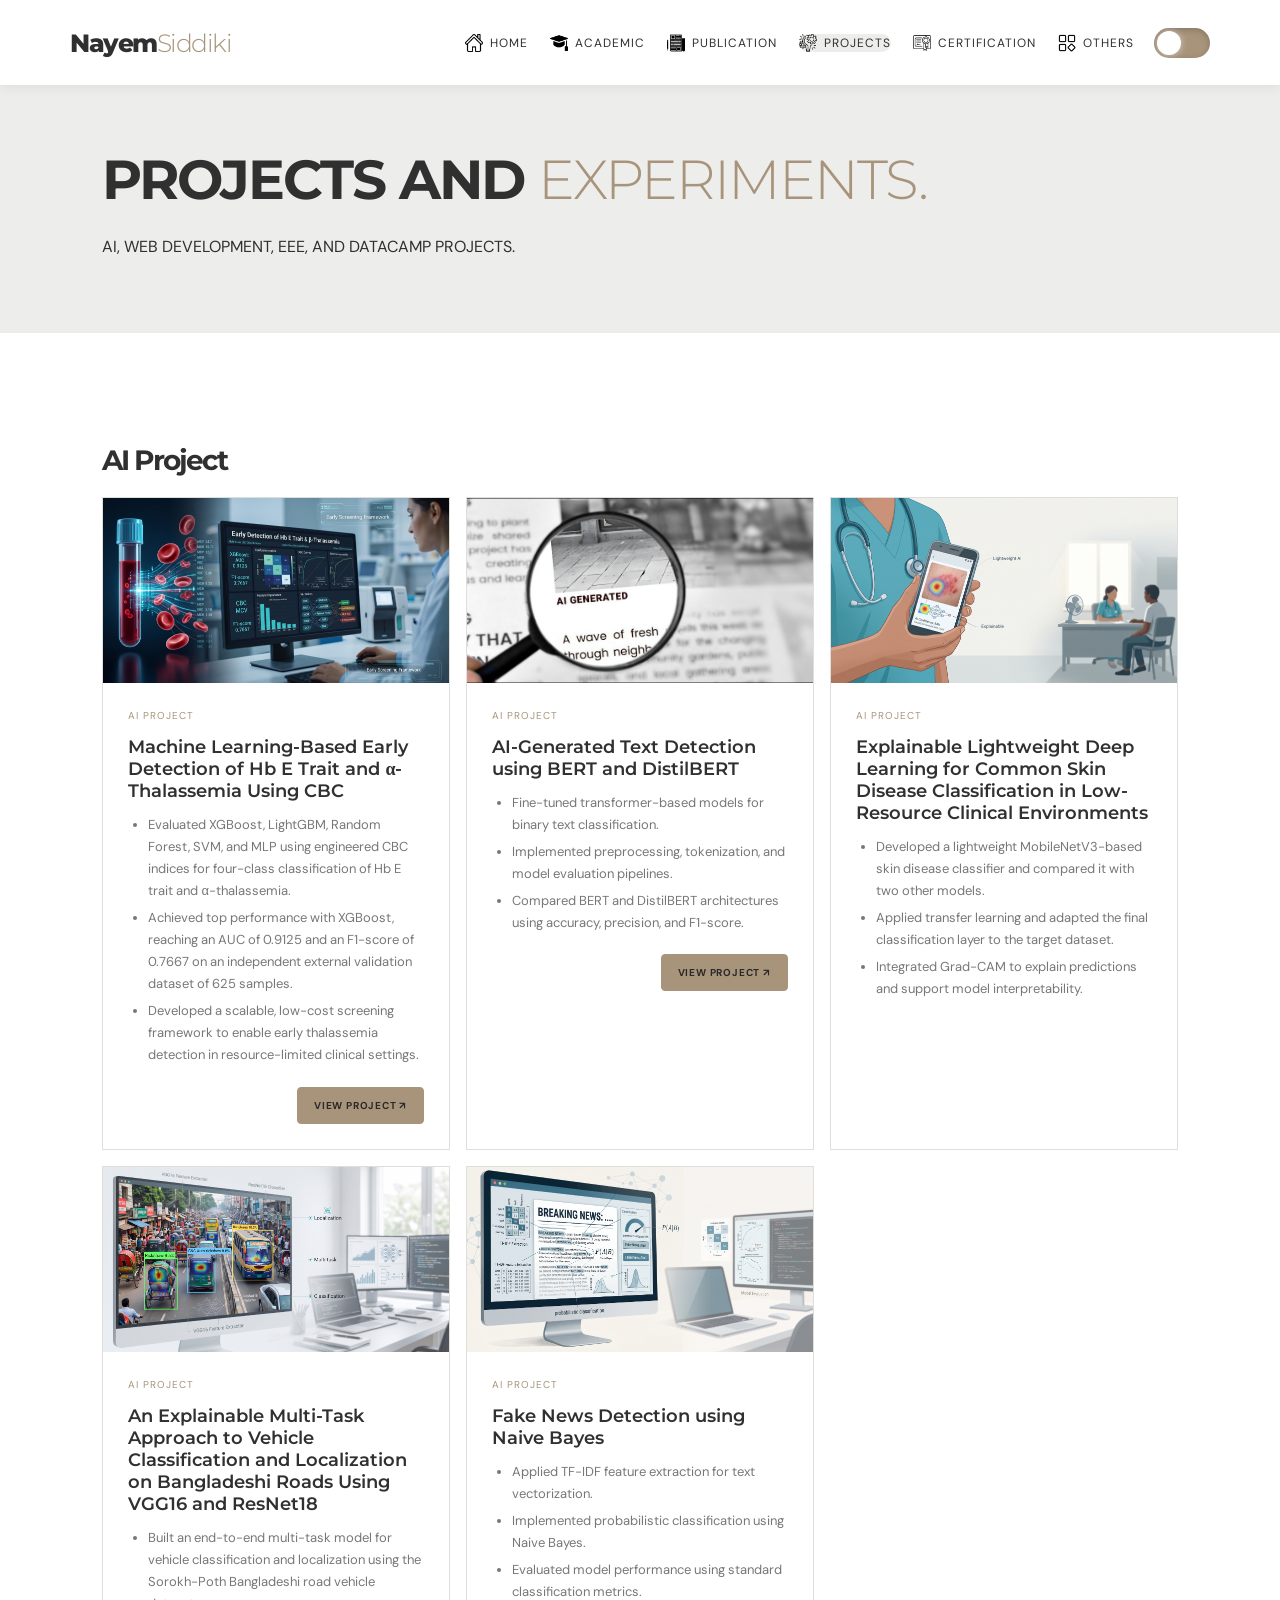
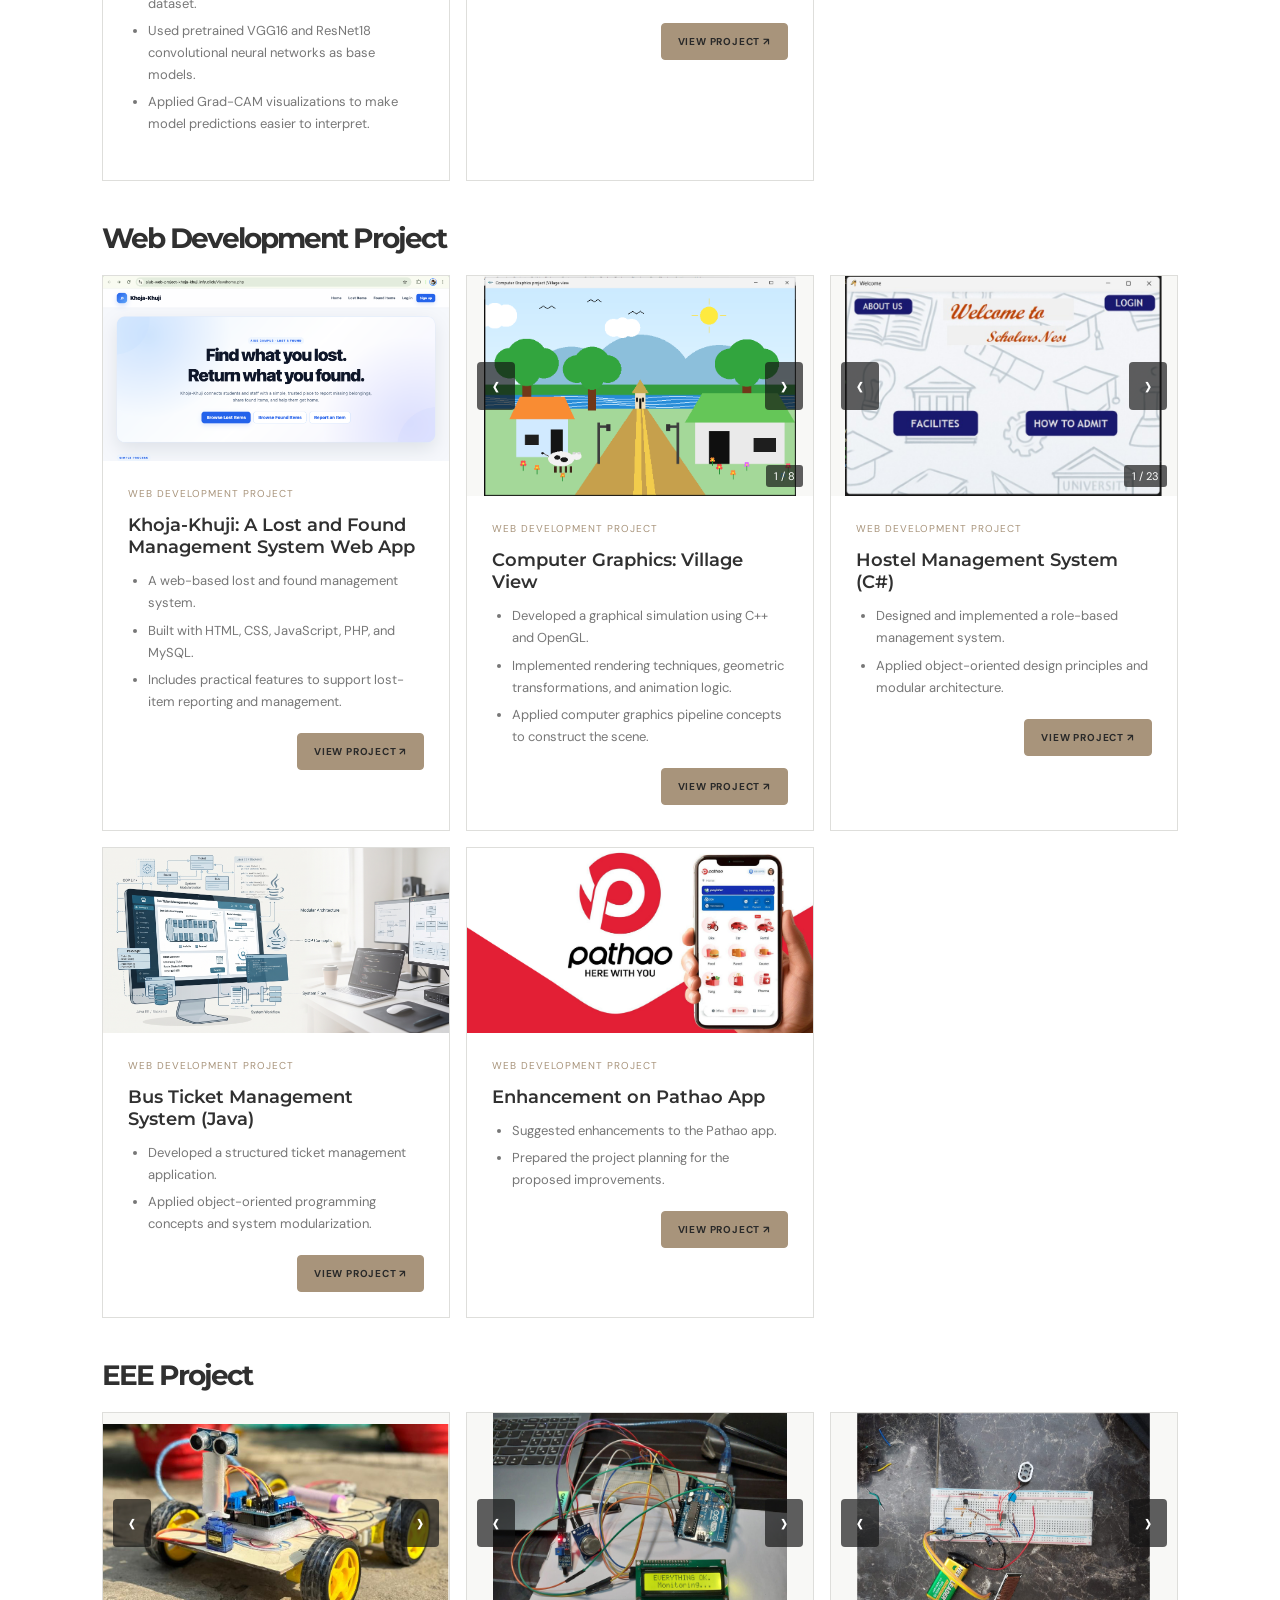
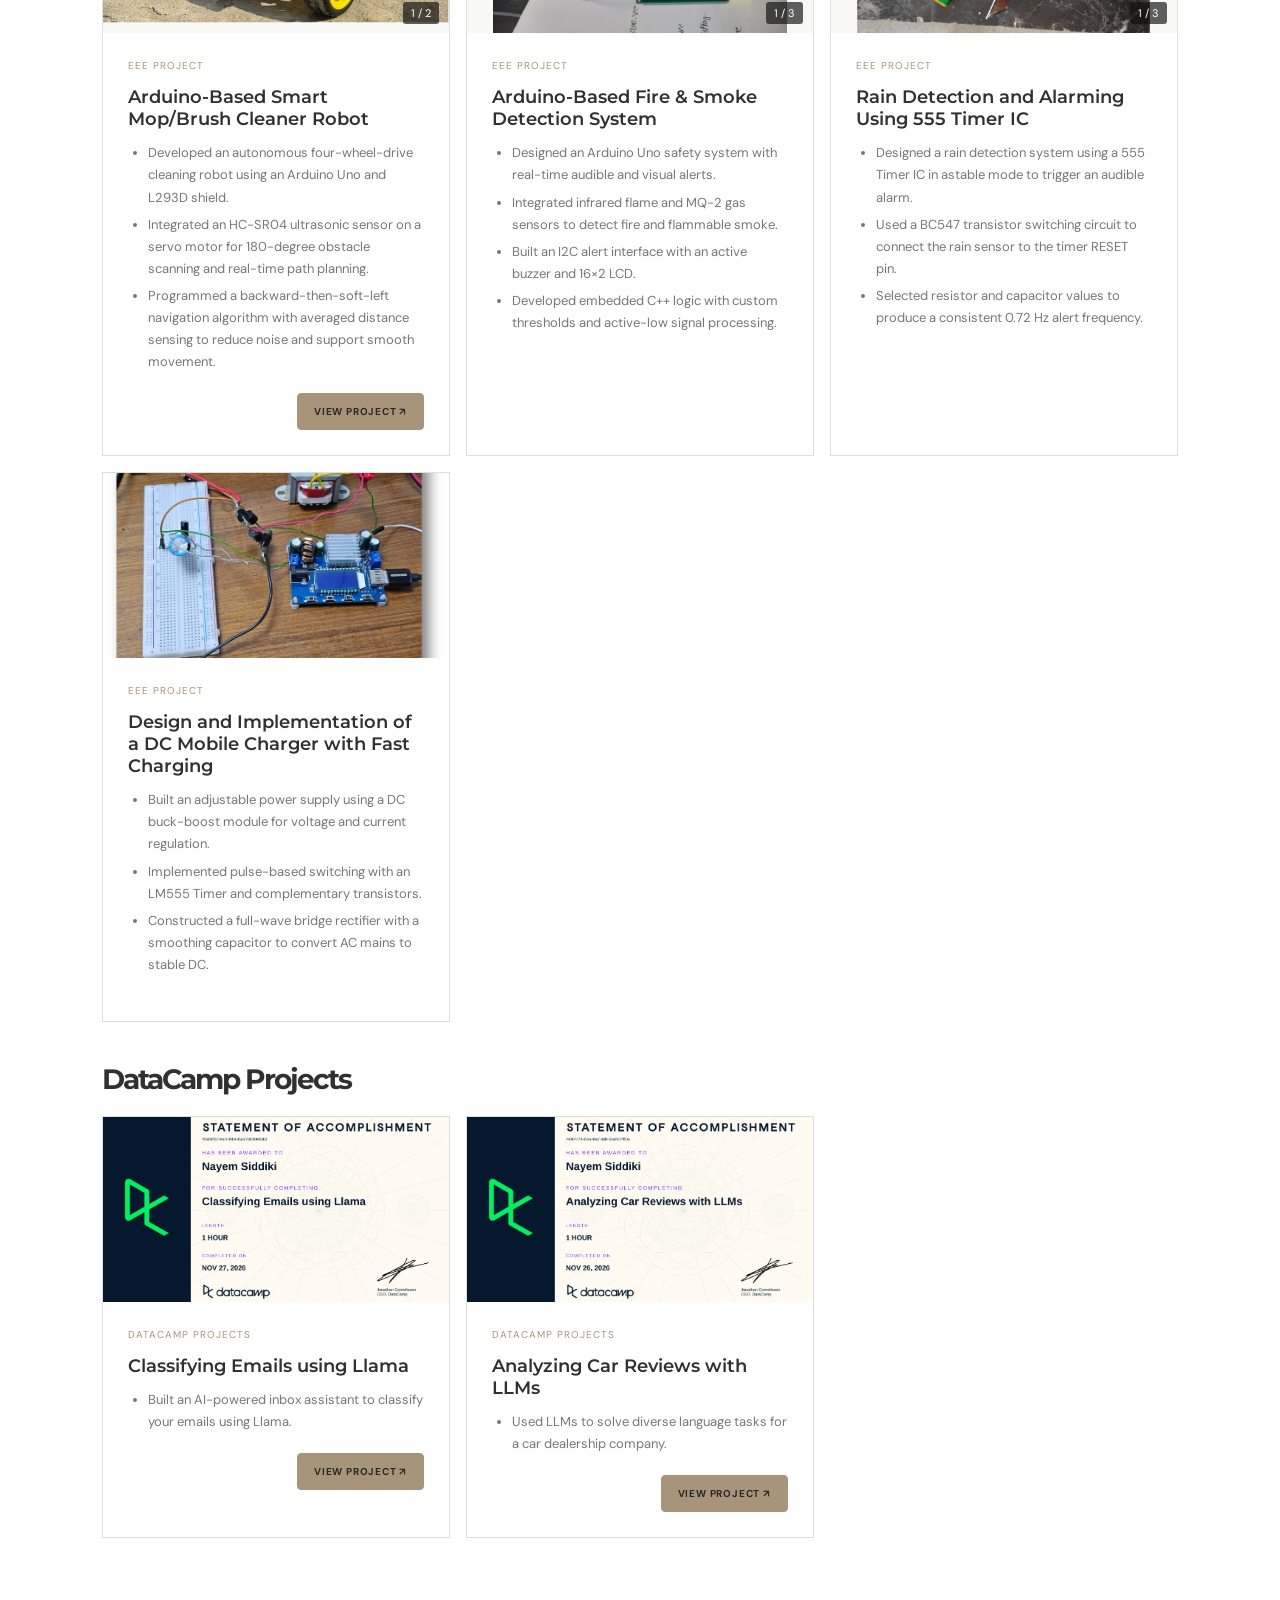
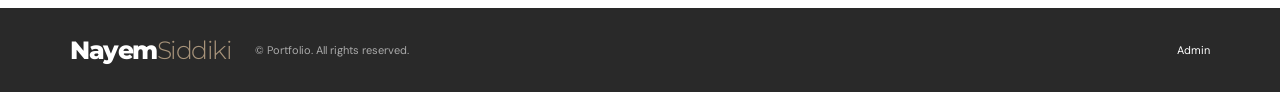
<file: public/projects.html>
<!doctype html>
<html lang="en" data-theme="light">
  <head>
    <meta charset="utf-8">
    <meta name="viewport" content="width=device-width, initial-scale=1">
    <title>SELECTED WORK | Portfolio</title>
    <link
      href="https://fonts.googleapis.com/css2?family=DM+Sans:wght@400;500;600;700&family=Montserrat:wght@300;400;500;600;700;800&display=swap"
      rel="stylesheet"
    >
    <link rel="stylesheet" href="style.css">
  </head>
  <body>
    <header class="head">
      <a class="logo" href="../index.html">Nayem<span>Siddiki</span></a>

      <nav class="desktop">
        <a href="../index.html"><img src="../public/image/nev_bar_icon/home.png" alt="">Home</a>
        <a href="academic.html"><img src="../public/image/nev_bar_icon/academic.png" alt="">Academic</a>
        <a href="publication.html"><img src="../public/image/nev_bar_icon/publication.png" alt="">Publication</a>
        <a href="projects.html"><img src="../public/image/nev_bar_icon/projects.png" alt="">Projects</a>
        <a href="certification.html"><img src="../public/image/nev_bar_icon/certificate.png" alt="">Certification</a>
        <a href="contact.html"><img src="../public/image/nev_bar_icon/application.png" alt="">Others</a>
      </nav>

      <button class="menu-toggle" type="button" aria-label="Open navigation menu" aria-expanded="false" aria-controls="mobile">☰</button>
      <button id="theme" class="theme-toggle" type="button" role="switch" aria-checked="false" aria-label="Toggle color theme"><span class="theme-toggle-knob"></span></button>

      <nav id="mobile" class="mobile">
        <a href="../index.html"><img src="../public/image/nev_bar_icon/home.png" alt="">Home</a>
        <a href="academic.html"><img src="../public/image/nev_bar_icon/academic.png" alt="">Academic</a>
        <a href="publication.html"><img src="../public/image/nev_bar_icon/publication.png" alt="">Publication</a>
        <a href="projects.html"><img src="../public/image/nev_bar_icon/projects.png" alt="">Projects</a>
        <a href="certification.html"><img src="../public/image/nev_bar_icon/certificate.png" alt="">Certification</a>
        <a href="contact.html"><img src="../public/image/nev_bar_icon/application.png" alt="">Others</a>
      </nav>
    </header>

    <main>
      <section class="pagehero">
        <h2>PROJECTS AND <em>EXPERIMENTS.</em></h2>
        <p>AI, WEB DEVELOPMENT, EEE, AND DATACAMP PROJECTS.</p>
      </section>

      <section class="pagecontent">
        <div id="items" class="project-groups"></div>
      </section>
    </main>

    <footer>
      <a class="logo" href="../index.html">Nayem<span>Siddiki</span></a>
      <p>© Portfolio. All rights reserved.</p>
      <a href="admin.html">Admin</a>
    </footer>

    <script src="data.js"></script>
    <script src="page.js"></script>
  </body>
</html>
</file>
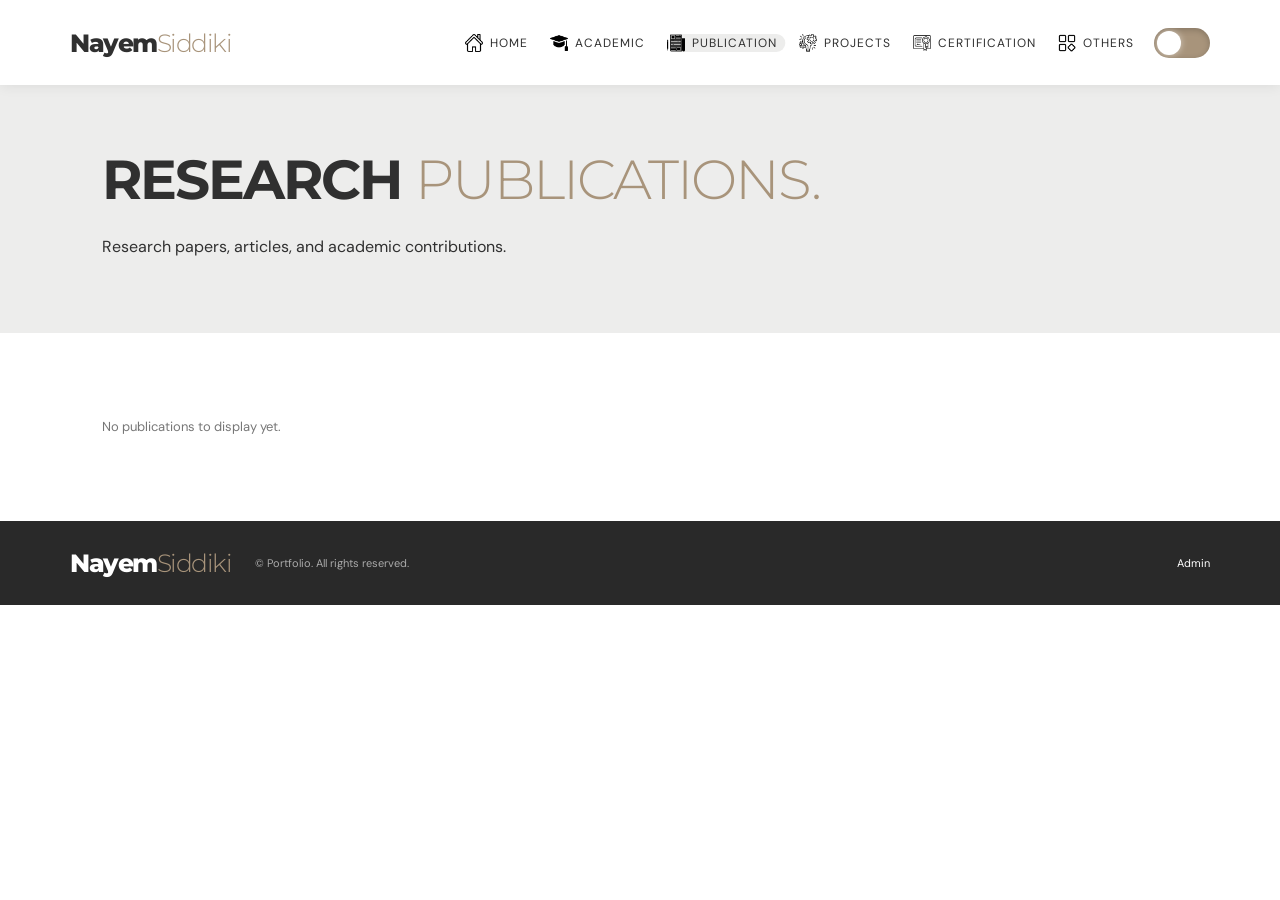
<file: public/publication.html>
<!doctype html>
<html lang="en" data-theme="light">
  <head>
    <meta charset="utf-8">
    <meta name="viewport" content="width=device-width, initial-scale=1">
    <title>RESEARCH &amp; WRITING | Portfolio</title>
    <link
      href="https://fonts.googleapis.com/css2?family=DM+Sans:wght@400;500;600;700&family=Montserrat:wght@300;400;500;600;700;800&display=swap"
      rel="stylesheet"
    >
    <link rel="stylesheet" href="style.css">
  </head>
  <body>
    <header class="head">
      <a class="logo" href="../index.html">Nayem<span>Siddiki</span></a>

      <nav class="desktop">
        <a href="../index.html"><img src="../public/image/nev_bar_icon/home.png" alt="">Home</a>
        <a href="academic.html"><img src="../public/image/nev_bar_icon/academic.png" alt="">Academic</a>
        <a href="publication.html"><img src="../public/image/nev_bar_icon/publication.png" alt="">Publication</a>
        <a href="projects.html"><img src="../public/image/nev_bar_icon/projects.png" alt="">Projects</a>
        <a href="certification.html"><img src="../public/image/nev_bar_icon/certificate.png" alt="">Certification</a>
        <a href="contact.html"><img src="../public/image/nev_bar_icon/application.png" alt="">Others</a>
      </nav>

      <button class="menu-toggle" type="button" aria-label="Open navigation menu" aria-expanded="false" aria-controls="mobile">☰</button>
      <button id="theme" class="theme-toggle" type="button" role="switch" aria-checked="false" aria-label="Toggle color theme"><span class="theme-toggle-knob"></span></button>

      <nav id="mobile" class="mobile">
        <a href="../index.html"><img src="../public/image/nev_bar_icon/home.png" alt="">Home</a>
        <a href="academic.html"><img src="../public/image/nev_bar_icon/academic.png" alt="">Academic</a>
        <a href="publication.html"><img src="../public/image/nev_bar_icon/publication.png" alt="">Publication</a>
        <a href="projects.html"><img src="../public/image/nev_bar_icon/projects.png" alt="">Projects</a>
        <a href="certification.html"><img src="../public/image/nev_bar_icon/certificate.png" alt="">Certification</a>
        <a href="contact.html"><img src="../public/image/nev_bar_icon/application.png" alt="">Others</a>
      </nav>
    </header>

    <main>
      <section class="pagehero">
        <h2>RESEARCH <em>PUBLICATIONS.</em></h2>
        <p>Research papers, articles, and academic contributions.</p>
      </section>

      <section class="pagecontent">
        <div id="items" class="cards"></div>
      </section>
    </main>

    <footer>
      <a class="logo" href="../index.html">Nayem<span>Siddiki</span></a>
      <p>© Portfolio. All rights reserved.</p>
      <a href="admin.html">Admin</a>
    </footer>

    <script src="data.js"></script>
    <script src="page.js"></script>
  </body>
</html>
</file>
<file: public/style.css>
:root {
  --ink: #303030;
  --muted: #777;
  --paper: #ededec;
  --soft: #f8f8f6;
  --accent: #a8947b;
  --line: #dededb;
  --surface: #fff;
  --dark: #292929
}

html[data-theme=dark] {
  --ink: #eee;
  --muted: #aaa;
  --paper: #202120;
  --soft: #252625;
  --accent: #c5ad8d;
  --line: #41413f;
  --surface: #2d2e2c;
  --dark: #171817
}

* {
  box-sizing: border-box
}

img {
  max-width: 100%
}

html {
  scroll-behavior: smooth
}

body {
  margin: 0;
  background: var(--surface);
  color: var(--ink);
  font-family: 'DM Sans', sans-serif
}

a {
  color: inherit;
  text-decoration: none
}

button,
input,
textarea {
  font: inherit
}

.head {
  height: 85px;
  position: fixed;
  inset: 0 0 auto;
  z-index: 5;
  padding: 0 5.5%;
  background: var(--surface);
  box-shadow: 0 2px 12px #0001;
  display: flex;
  align-items: center;
  justify-content: space-between
}

.logo {
  font: 800 25px Montserrat;
  letter-spacing: -1.5px
}

.logo span {
  font-weight: 300;
  color: var(--accent)
}

.desktop {
  display: flex;
  gap: 22px;
  margin-left: auto;
  margin-right: 20px;
  position: relative;
  isolation: isolate
}

.desktop a {
  position: relative;
  z-index: 1;
  font-size: 12px;
  letter-spacing: 1px;
  text-transform: uppercase;
  display: inline-flex;
  align-items: center;
  gap: 7px
}

.nav-slider {
  position: absolute;
  z-index: 0;
  top: 0;
  left: 0;
  border-radius: 999px;
  background: var(--paper);
  pointer-events: none;
  opacity: 0;
  transition: transform .38s cubic-bezier(.2,.8,.2,1), width .38s ease, height .38s ease, opacity .2s ease
}

.nav-slider.is-positioned { opacity: 1 }

.desktop a img,
.mobile a img {
  width: 18px;
  height: 18px;
  object-fit: contain;
  flex: 0 0 auto
}

html[data-theme=dark] .desktop a img,
html[data-theme=dark] .mobile a img {
  filter: invert(1)
}

.head button {
  background: none;
  color: var(--ink);
  border: 0;
  cursor: pointer;
  font-size: 22px
}

.theme-toggle {
  position: relative;
  flex: 0 0 56px;
  width: 56px;
  height: 30px;
  padding: 3px !important;
  border-radius: 999px !important;
  background: var(--accent) !important;
  box-shadow: inset 0 2px 6px #0003;
  transition: background .4s ease, box-shadow .4s ease
}

.theme-toggle:focus-visible {
  outline: 2px solid var(--accent);
  outline-offset: 3px
}

.theme-toggle-knob {
  display: block;
  width: 24px;
  height: 24px;
  border-radius: 50%;
  background: #fff;
  box-shadow: 0 0 7px #fff8;
  transition: transform .55s cubic-bezier(.68,-.55,.27,1.55), background .4s ease, box-shadow .4s ease
}

html[data-theme=dark] .theme-toggle {
  background: #655c4e !important;
  box-shadow: inset 0 2px 6px #0008, 0 0 10px #c5ad8d33
}

html[data-theme=dark] .theme-toggle-knob {
  transform: translateX(26px);
  background: #e5d5ad;
  box-shadow: 0 0 8px #e5d5ad, 0 0 16px #c5ad8d80
}

.theme-particle {
  position: absolute;
  z-index: 2;
  left: 50%;
  top: 50%;
  width: 5px;
  height: 5px;
  border-radius: 50%;
  pointer-events: none;
  animation: theme-particle .8s ease-out forwards
}

@keyframes theme-particle {
  to { opacity: 0; transform: translate(var(--x), var(--y)) scale(0) }
}

.menu-toggle {
  display: none;
  align-items: center;
  justify-content: center;
  width: 40px;
  height: 40px;
  padding: 0;
  font-size: 24px !important
}

.mobile {
  display: none
}

.mobile a {
  font-size: 12px;
  text-transform: uppercase;
  letter-spacing: 1px;
  display: flex;
  align-items: center;
  gap: 9px
}

.hero {
  min-height: 720px;
  height: 100vh;
  max-height: 850px;
  background: var(--paper);
  position: relative;
  display: flex;
  align-items: center;
  overflow: hidden;
  padding: 110px 5.5% 65px
}

.triangle {
  position: absolute;
  left: 4%;
  top: 34%;
  width: 530px;
  height: 440px;
  border: 1px solid var(--line);
  clip-path: polygon(0 0, 100% 0, 50% 100%)
}

.heroText {
  z-index: 2;
  width: 60%
}

.eyebrow {
  font: 300 clamp(18px, 2.2vw, 30px) Montserrat;
  letter-spacing: 7px;
  margin: 0 0 17px
}

.hero h1 {
  font: 800 clamp(48px, 6.2vw, 90px)/.98 Montserrat;
  letter-spacing: -4px;
  margin: 0 0 20px
}

.hero h1 span {
  display: block
}

.role {
  font: 300 clamp(17px, 2.4vw, 34px) Montserrat;
  margin: 0 0 42px;
  white-space: nowrap
}

.role i {
  display: inline-block;
  width: 2px;
  height: 1em;
  background: var(--ink);
  vertical-align: -.1em;
  animation: blink 1s steps(2, start) infinite
}

@keyframes blink {
  to {
    visibility: hidden
  }
}

.outline {
  display: inline-block;
  border: 1px solid var(--ink);
  padding: 14px 28px;
  font-size: 12px;
  letter-spacing: 1px;
  font-weight: 700
}

.outline:hover {
  background: var(--ink);
  color: var(--surface)
}

.caption {
  font-size: 11px;
  letter-spacing: 1px;
  color: var(--muted);
  margin-top: 30px
}

.portrait {
  position: absolute;
  right: 12%;
  bottom: 0;
  width: 35%;
  height: 83%;
  display: flex;
  align-items: flex-end;
  justify-content: center
}

.portrait img {
  width: 100%;
  height: 100%;
  object-fit: contain;
  object-position: bottom
}

.placeholder {
  width: 80%;
  height: 75%;
  background: #ddd;
  border: 1px dashed #aaa;
  display: grid;
  place-content: center;
  text-align: center;
  font: 700 22px Montserrat;
  color: #888;
  letter-spacing: 2px
}

.placeholder small {
  font: 12px 'DM Sans';
  letter-spacing: 0;
  margin-top: 15px
}

.social {
  position: absolute;
  z-index: 3;
  top: 50%;
  right: 2.5%;
  transform: translateY(-50%);
  display: flex;
  flex-direction: column;
  gap: 12px
}

.social-link {
  width: 38px;
  height: 38px;
  display: grid;
  place-items: center;
  border-radius: 50%;
  background: var(--surface);
  box-shadow: 0 2px 10px #0002;
  transition: transform .2s ease, opacity .2s ease
}

.social-link img {
  width: 22px;
  height: 22px;
  object-fit: contain;
  filter: grayscale(1)
}

html[data-theme=dark] .social-link img {
  filter: grayscale(1) invert(1)
}

.social-link:not(.is-unavailable):hover {
  transform: translateX(-4px)
}

.social-link.is-unavailable {
  opacity: .35
}

.professional-social {
  display: flex;
  align-items: center;
  gap: 22px;
  margin-bottom: 20px;
  color: var(--muted)
}

.professional-social a {
  display: inline-flex;
  align-items: center;
  justify-content: center;
  color: inherit;
  line-height: 1;
  text-decoration: none;
  transition: opacity .2s ease, transform .2s ease
}

.professional-social svg {
  display: block;
  width: 23px;
  height: 23px;
  color: var(--muted);
}

.professional-social a:hover {
  opacity: .72;
  transform: translateY(-2px)
}

.section {
  padding: 95px 8%
}

.soft {
  background: var(--soft)
}

.languages-section {
  background: var(--paper);
  display: grid;
  grid-template-columns: minmax(0, 1fr) minmax(300px, .8fr);
  column-gap: 8%;
  align-items: center
}

.languages-section>label {
  grid-column: 1;
  grid-row: 1;
  margin-bottom: 24px;
  font-size: 22px
}

.language-heading {
  grid-column: 1;
  grid-row: 2;
  margin: 0
}

.language-heading h2 {
  max-width: 460px;
  margin: 0;
  font-size: clamp(38px, 4vw, 50px)
}

.language-heading h2 em {
  font-size: .78em
}

.language-list {
  grid-column: 1 / -1;
  grid-row: 2;
  width: 100%;
  max-width: 680px
}

.language-row {
  display: grid;
  grid-template-columns: minmax(120px, 1fr) auto;
  align-items: center;
  gap: 28px;
  min-height: 58px;
  border-bottom: 1px solid var(--line)
}

.language-row:last-child {
  border-bottom: 0
}

.language-row h3 {
  margin: 0;
  color: var(--ink);
  font: 500 18px Montserrat
}

.language-rating {
  display: flex;
  align-items: center;
  gap: 16px
}

.language-dots {
  display: flex;
  align-items: center;
  gap: 6px
}

.language-proficiency {
  min-width: 165px;
  color: var(--muted);
  font-size: 12px
}

.language-dots span {
  display: block;
  width: 18px;
  height: 6px;
  border: 1px solid var(--line);
  border-radius: 999px;
  background: transparent
}

.language-dots span.filled {
  border-color: var(--accent);
  background: var(--accent)
}

.section>label,
.contact label:first-child {
  font-size: 10px;
  letter-spacing: 2.5px;
  font-weight: 700;
  color: var(--accent);
  display: block;
  margin-bottom: 30px
}

.languages-section>label {
  font-size: 17px
}

.split {
  display: grid;
  grid-template-columns: minmax(0, .8fr) minmax(0, 1.2fr);
  gap: 6%
}

.split h2,
h2 {
  font: 700 clamp(34px, 4.5vw, 55px)/1.1 Montserrat;
  letter-spacing: -2px;
  margin: 0 0 25px
}

.split h2 em,
h2 em,
.contact h2 em {
  font-weight: 300;
  color: var(--accent);
  font-style: normal
}

.lead {
  font-size: 17px;
  line-height: 1.8;
  text-align: justify;
  text-justify: inter-word
}

.intro-actions {
  display: flex;
  flex-wrap: wrap;
  gap: 12px;
  margin-top: 26px
}

.intro-photo {
  margin: 0;
  margin-top: calc(1.1 * clamp(30px, 3.5vw, 42px) + 25px);
  align-self: start;
  overflow: hidden;
  border: 1px solid var(--line);
  border-radius: 12px;
  box-shadow: 0 8px 24px #00000012;
}

.intro-copy h2 {
  font-size: clamp(30px, 3.5vw, 42px);
}

.intro-photo img {
  display: block;
  width: 100%;
  aspect-ratio: 3 / 2;
  object-fit: cover;
  object-position: center 42%;
}

.accounts {
  display: grid;
  grid-template-columns: repeat(5, 1fr);
  gap: 12px
}

.interest-list {
  display: grid;
  grid-template-columns: repeat(2, minmax(0, 1fr));
  gap: 12px 32px;
  margin: 0;
  padding-left: 22px;
  line-height: 1.7
}

.account {
  display: flex;
  align-items: center;
  gap: 10px;
  padding: 17px;
  border: 1px solid var(--line);
  font-size: 12px
}

.account b {
  margin-left: auto;
  color: var(--accent)
}

.secthead {
  display: flex;
  align-items: end;
  justify-content: space-between;
  gap: 20px;
  margin-bottom: 28px
}

.secthead h2 {
  margin: 0
}

.secthead>a {
  font-size: 11px;
  font-weight: 700;
  letter-spacing: 1px
}

.cards {
  display: grid;
  grid-template-columns: repeat(2, minmax(0, 1fr));
  gap: 16px
}

#certs {
  grid-template-columns: repeat(3, minmax(0, 1fr))
}

.project-cards {
  grid-template-columns: repeat(3, minmax(0, 1fr))
}

.card {
  padding: 25px;
  border: 1px solid var(--line);
  background: var(--surface);
  min-width: 0
}

.card h3 {
  font: 600 18px Montserrat;
  margin: 12px 0
}

.contact-detail-card h3 {
  display: flex;
  align-items: center;
  gap: 10px
}

.contact-detail-icon {
  width: 24px;
  height: 24px;
  object-fit: contain;
  flex: 0 0 24px
}

.portfolio-stats {
  display: grid;
  grid-template-columns: repeat(3, minmax(0, 1fr));
  gap: 22px;
  margin: 0 5.5%;
}

.portfolio-stat {
  display: flex;
  align-items: baseline;
  justify-content: center;
  gap: 15px;
  min-height: 96px;
  padding: 20px 22px;
  background: linear-gradient(135deg, #c18b48, #a96f2d);
  border: 1px solid rgba(150, 96, 37, .3);
  border-radius: 18px;
  box-shadow: 0 10px 24px rgba(111, 72, 29, .14);
  transition: transform .2s ease, box-shadow .2s ease
}

.portfolio-stat:hover {
  transform: translateY(-4px);
  box-shadow: 0 15px 30px rgba(111, 72, 29, .2)
}

.portfolio-stat strong {
  font: 700 clamp(30px, 3.6vw, 44px)/1 Montserrat;
  letter-spacing: -2px;
  color: #fff
}

.portfolio-stat span {
  font: 600 11px Montserrat;
  letter-spacing: 1.4px;
  text-transform: uppercase;
  color: rgba(255, 255, 255, .9)
}

.card p {
  font-size: 13px;
  line-height: 1.8;
  color: var(--muted)
}

.card .meta {
  font-size: 12px;
  margin: 4px 0
}

.skill-card h3 {
  margin-top: 0
}

.skill-groups {
  display: grid;
  grid-template-columns: minmax(0, 1fr);
  grid-auto-flow: row;
  gap: 16px
}

#technical-skills .skill-card {
  width: 100%;
  grid-column: 1 / -1
}

.skill-logos {
  display: grid;
  grid-template-columns: repeat(8, minmax(0, 1fr));
  gap: 10px
}

.skill-item {
  display: flex;
  min-width: 0;
  min-height: 82px;
  flex-direction: column;
  align-items: center;
  justify-content: center;
  gap: 6px;
  padding: 8px 5px;
  border: 1px solid var(--line);
  font-size: 11px;
  line-height: 1.3;
  text-align: center
}

.skill-item img,
.skill-mark {
  flex: 0 0 42px;
  width: 42px;
  height: 42px;
  object-fit: contain
}

.skill-mark {
  display: grid;
  place-items: center;
  border-radius: 9px;
  background: var(--paper);
  color: var(--accent);
  font: 700 11px Montserrat
}

.experience-item {
  display: grid;
  grid-template-columns: 88px minmax(0, 1fr);
  gap: 24px;
  padding: 28px 0;
  border-bottom: 1px solid var(--line)
}

.experience-item:last-child {
  border-bottom: 0
}

.experience-logo {
  width: 76px;
  height: 76px;
  object-fit: contain
}

.experience-wordmark {
  display: flex;
  align-items: center;
  justify-content: center;
  font-size: 11px;
  font-weight: 700;
  letter-spacing: -.5px
}

.experience-wordmark strong {
  margin-left: 2px;
  padding: 1px 3px;
  border-radius: 3px;
  background: #d64977;
  color: white;
  font-size: 9px
}

.experience-details {
  position: relative;
  padding-right: 100px
}

.experience-details h3 {
  margin: 0 0 4px;
  font: 600 20px Montserrat
}

.experience-details p {
  margin: 3px 0;
  line-height: 1.6
}

.experience-organization {
  color: var(--ink)
}

.experience-meta {
  color: var(--muted)
}

.experience-status {
  position: absolute;
  top: 0;
  right: 0;
  padding: 4px 9px;
  border-radius: 6px;
  background: #ddf6fa;
  color: #52636a;
  font-size: 12px;
  font-weight: 700
}

.gallery {
  display: flex;
  overflow-x: auto;
  gap: 8px;
  margin: -25px -25px 20px
}

.gallery img {
  min-width: 100%;
  width: 100%;
  height: 185px;
  object-fit: cover
}

.gallery.certificate-gallery img {
  height: auto;
  max-height: 360px;
  object-fit: contain;
  background: var(--soft)
}

.project-carousel {
  position: relative;
  height: 220px;
  margin: -25px -25px 20px;
  background: var(--soft);
  display: flex;
  align-items: center;
  justify-content: center;
  overflow: hidden
}

.project-carousel .carousel-image {
  width: 100%;
  height: 100%;
  object-fit: contain
}

.carousel-button {
  position: absolute;
  z-index: 1;
  top: 50%;
  transform: translateY(-50%);
  width: 38px;
  height: 48px;
  border: 0;
  border-radius: 4px;
  background: #111a;
  color: white;
  font-size: 30px;
  line-height: 1;
  cursor: pointer
}

.carousel-button:hover,
.carousel-button:focus-visible {
  background: #111d
}

.carousel-button.previous { left: 10px }
.carousel-button.next { right: 10px }

.carousel-count {
  position: absolute;
  right: 10px;
  bottom: 9px;
  padding: 4px 8px;
  border-radius: 3px;
  background: #111a;
  color: white;
  font-size: 11px
}

.pill {
  font-size: 10px;
  color: var(--accent);
  text-transform: uppercase;
  letter-spacing: 1px
}

.project-details {
  margin: 12px 0 20px;
  padding-left: 20px;
  color: var(--muted);
  font-size: 13px;
  line-height: 1.7
}

.project-details li + li {
  margin-top: 5px
}

.card a {
  font-size: 11px;
  font-weight: 700
}

.card a.project-link,
.card a.credential-link {
  display: inline-flex;
  align-items: center;
  margin-top: 8px;
  padding: 11px 16px;
  border: 1px solid var(--ink);
  color: var(--ink);
  font-size: 10px;
  letter-spacing: .8px;
  text-transform: uppercase;
  transition: background .2s ease, color .2s ease
}

.card a.project-link:hover,
.card a.credential-link:hover {
  background: var(--ink);
  color: var(--surface)
}

.card a.project-link {
  display: flex;
  width: fit-content;
  margin: 12px 0 0 auto;
  border-color: var(--accent);
  background: var(--accent);
  color: var(--dark);
  border-radius: 4px
}

.card a.credential-link {
  display: flex;
  width: fit-content;
  margin: 12px 0 0 auto;
  border-color: var(--accent);
  background: var(--accent);
  color: var(--dark);
  border-radius: 4px
}

.card a.project-link:hover {
  border-color: var(--ink);
  background: var(--ink);
  color: var(--surface)
}

.card a.credential-link:hover {
  border-color: var(--ink);
  background: var(--ink);
  color: var(--surface)
}

.empty {
  font-size: 13px;
  color: var(--muted);
  line-height: 1.7
}

.contact {
  background: var(--dark);
  color: #fff;
  padding: 80px 8%;
  display: grid;
  grid-template-columns: 1fr 1fr;
  gap: 10%
}

.contact h2 {
  font-size: 50px
}

.contact p {
  color: #aaa
}

.contact form {
  display: flex;
  flex-direction: column;
  gap: 18px
}

.contact form label {
  display: flex;
  flex-direction: column;
  gap: 8px;
  font-size: 11px;
  letter-spacing: 1px;
  color: #ccc
}

.contact input,
.contact textarea {
  background: transparent;
  border: 0;
  border-bottom: 1px solid #555;
  padding: 12px 0;
  color: white;
  outline: none
}

.solid {
  align-self: flex-start;
  border: 0;
  padding: 15px 22px;
  background: #e9e4dc;
  font-size: 10px;
  letter-spacing: 1px;
  font-weight: 700;
  cursor: pointer
}

footer {
  background: var(--dark);
  color: white;
  padding: 24px 5.5%;
  display: flex;
  align-items: center;
  gap: 24px;
  font-size: 11px
}

footer p {
  margin-right: auto;
  color: #aaa
}

.footer-social {
  display: flex;
  gap: 18px;
  text-transform: capitalize
}

.footer-social a {
  color: #aaa
}

.footer-social a:hover {
  color: white
}

.pagehero {
  padding: 150px 8% 60px;
  background: var(--paper)
}

.pagehero h1 {
  font: 700 clamp(40px, 6vw, 68px) Montserrat;
  margin: 0
}

.pagehero em {
  font-weight: 300;
  color: var(--accent)
}

.pagecontent {
  padding: 70px 8%
}

.education-list {
  display: flex;
  flex-direction: column
}

.education-record {
  display: grid;
  grid-template-columns: 90px minmax(0, 1fr);
  gap: 24px;
  padding: 28px 0;
  border-bottom: 1px solid var(--line)
}

.education-record:last-child {
  border-bottom: 0
}

.education-logo {
  width: 82px;
  height: 82px;
  object-fit: contain
}

.education-details h2 {
  margin: 0 0 8px;
  font: 600 21px Montserrat;
  letter-spacing: -.4px
}

.education-details p {
  margin: 4px 0;
  font-size: 14px;
  line-height: 1.6
}

.education-degree {
  color: var(--ink)
}

.education-date {
  color: var(--muted)
}

.education-result {
  color: var(--muted);
  font-weight: 600
}

.subhead {
  font: 700 28px Montserrat;
  margin: 40px 0 20px
}

.contactpage {
  display: grid;
  grid-template-columns: minmax(0, .85fr) minmax(0, 1.15fr);
  align-items: start;
  gap: clamp(36px, 8vw, 110px);
  max-width: 1120px;
  margin: 0 auto
}

.contactpage {
  margin-top: 70px
}

.contact-copy {
  padding-top: 16px
}

.contact-copy>label {
  display: block;
  margin-bottom: 20px;
  color: var(--accent);
  font-size: 10px;
  font-weight: 700;
  letter-spacing: 2.5px
}

.contact-copy h2 {
  max-width: 440px;
  font-size: clamp(32px, 4vw, 48px)
}

.contact-copy p {
  max-width: 460px;
  color: var(--muted);
  font-size: 15px;
  line-height: 1.8
}

.contact-email:empty {
  display: none
}

.contact-form {
  display: flex;
  flex-direction: column;
  gap: 10px;
  padding: clamp(22px, 4vw, 38px);
  border: 1px solid var(--line);
  background: var(--soft)
}

.contact-form label {
  margin-top: 8px;
  color: var(--ink);
  font-size: 12px;
  font-weight: 600
}

.contact-form input,
.contact-form textarea {
  width: 100%;
  padding: 12px 14px;
  border: 1px solid var(--line);
  border-radius: 2px;
  background: var(--surface);
  color: var(--ink);
  outline: none
}

.contact-form input:focus,
.contact-form textarea:focus {
  border-color: var(--accent)
}

.contact-form textarea {
  min-height: 150px;
  resize: vertical
}

.contact-form .solid {
  margin-top: 12px
}

.contact-status {
  min-height: 1.5em;
  margin: 0;
  color: var(--muted);
  font-size: 13px
}

@media(max-width:1000px) {
  .desktop {
    gap: 10px
  }

  .desktop a {
    font-size: 11px
  }

  .heroText {
    width: 65%
  }

  .portrait {
    right: 4%;
    width: 39%
  }

  .accounts {
    grid-template-columns: repeat(3, 1fr)
  }
}

@media(max-width:900px) {
  .desktop {
    display: none
  }

  .menu-toggle {
    display: inline-flex
  }

  .mobile.is-open {
    display: flex;
    position: absolute;
    top: 100%;
    left: 0;
    right: 0;
    flex-direction: column;
    gap: 0;
    padding: 8px 6% 14px;
    background: var(--surface);
    box-shadow: 0 6px 14px #0001;
    white-space: normal;
    isolation: isolate
  }

  .mobile a {
    position: relative;
    z-index: 1;
    padding: 12px 0;
    border-top: 1px solid var(--line)
  }

  .mobile .nav-slider {
    border-radius: 8px;
    background: var(--paper)
  }

  .head {
    height: 72px;
    padding: 0 6%
  }

  .hero {
    min-height: 680px
  }

  .languages-section {
    grid-template-columns: minmax(0, 1fr) minmax(260px, .9fr);
    column-gap: 5%
  }

  .split {
    gap: 6%
  }
}

@media(max-width:1000px) {
  .skill-logos {
    grid-template-columns: repeat(4, minmax(0, 1fr))
  }

  .project-cards {
    grid-template-columns: repeat(2, minmax(0, 1fr))
  }
}

@media(max-width:720px) {
  #certs {
    grid-template-columns: 1fr
  }

  .head {
    height: 72px;
    padding: 0 6%
  }

  .desktop {
    display: none
  }

  .hero {
    height: auto;
    min-height: clamp(680px, 100svh, 780px);
    padding: 125px 6% clamp(260px, 40vh, 320px);
    align-items: flex-start
  }

  .heroText {
    width: 100%
  }

  .professional-social {
    gap: 18px;
    margin-bottom: 16px
  }

  .eyebrow {
    font-size: 17px;
    letter-spacing: 4px
  }

  .hero h1 {
    font-size: clamp(42px, 11vw, 65px);
    letter-spacing: -2px
  }

  .role {
    font-size: 18px;
    white-space: normal;
    margin-bottom: 28px
  }

  .portrait {
    height: 43%;
    width: 68%;
    right: 6%
  }

  .triangle {
    left: 6%;
    top: 23%;
    width: 78%;
    height: 300px
  }

  .social {
    top: auto;
    right: 3%;
    bottom: 12%;
    transform: none;
    gap: 8px
  }

  .social-link {
    width: 30px;
    height: 30px
  }

  .social-link img {
    width: 18px;
    height: 18px
  }

  .section {
    padding: 68px 6%
  }

  .portfolio-stats {
    margin: 0 6%;
    grid-template-columns: 1fr;
    gap: 14px
  }

  .portfolio-stat {
    justify-content: center;
    min-height: 72px;
    padding: 14px 20px;
    border-radius: 16px
  }

  .split,
  .contact,
  .contactpage {
    grid-template-columns: 1fr;
    gap: 25px
  }

  .intro-copy {
    order: -1;
  }

  .intro-photo {
    margin-top: 0;
  }

  .contact-copy {
    padding-top: 0
  }

  .accounts {
    grid-template-columns: repeat(2, 1fr)
  }

  .interest-list {
    grid-template-columns: 1fr
  }

  .language-row {
    grid-template-columns: minmax(90px, 1fr) auto;
    gap: 16px
  }

  .languages-section {
    grid-template-columns: 1fr;
    row-gap: 24px
  }

  .languages-section>label,
  .language-heading,
  .language-list {
    grid-column: 1;
    grid-row: auto
  }

  .languages-section>label {
    margin-bottom: -24px
  }

  .language-rating {
    gap: 10px
  }

  .language-dots {
    gap: 8px
  }

  .language-proficiency {
    min-width: 0;
    font-size: 10px
  }

  .cards {
    grid-template-columns: 1fr
  }

  .skill-logos {
    grid-template-columns: repeat(2, minmax(0, 1fr))
  }

  .experience-item {
    grid-template-columns: 54px minmax(0, 1fr);
    gap: 14px
  }

  .experience-logo {
    width: 50px;
    height: 50px
  }

  .experience-details {
    padding-right: 0
  }

  .experience-status {
    position: static;
    display: inline-block;
    margin-bottom: 8px
  }

  .secthead {
    display: block
  }

  .secthead>a {
    display: inline-block;
    margin-top: 12px
  }

  .contact {
    padding: 65px 6%
  }

  .pagehero {
    padding: 120px 6% 50px
  }

  .pagecontent {
    padding: 60px 6%
  }

  .education-record {
    grid-template-columns: 58px minmax(0, 1fr);
    gap: 16px
  }

  .education-logo {
    width: 56px;
    height: 56px
  }

  .education-details h2 {
    font-size: 17px
  }

  .education-details p {
    font-size: 12px
  }

  footer {
    padding: 24px 6%;
    flex-wrap: wrap
  }

  footer p {
    width: 100%;
    order: 3;
    margin: 0
  }

  .footer-social {
    margin-left: auto
  }
}

@media(max-width:480px) {
  .logo {
    font-size: 22px
  }

  .hero {
    min-height: 680px;
    padding-top: 112px;
    padding-bottom: 270px
  }

  .hero h1 {
    font-size: clamp(38px, 10.5vw, 48px);
    letter-spacing: -1.7px
  }

  .portrait {
    width: 78%;
    height: 39%
  }

  .social {
    right: 4%;
    bottom: 8%;
    gap: 6px
  }

  .social-link {
    width: 28px;
    height: 28px
  }

  .section,
  .pagecontent {
    padding-left: 5%;
    padding-right: 5%
  }

  .pagehero {
    padding-left: 5%;
    padding-right: 5%
  }

  .language-row {
    grid-template-columns: 1fr;
    gap: 8px;
    padding: 14px 0
  }

  .language-rating {
    flex-wrap: wrap
  }

  .accounts {
    grid-template-columns: 1fr
  }

  .card {
    padding: 20px
  }

  .lead {
    text-align: left
  }

  .intro-actions .outline {
    padding: 12px 16px;
    font-size: 10px
  }

  .adminhead {
    gap: 10px
  }

  .wrap {
    padding: 20px 12px
  }

  .side,
  .panel {
    padding: 14px
  }
}

/* Academic timeline */
.pagecontent:has(.education-list) {
  padding: 58px max(6%, calc((100% - 1320px) / 2)) 100px;
  background: var(--surface)
}

.education-list {
  position: relative;
  max-width: 1320px;
  margin: 0 auto;
  gap: 34px
}

.education-list::before {
  content: "";
  position: absolute;
  top: 34px;
  bottom: 34px;
  left: 154px;
  width: 3px;
  border-radius: 4px;
  background: linear-gradient(to bottom, var(--accent), var(--line) 72%, transparent)
}

.education-record {
  position: relative;
  display: grid;
  grid-template-columns: 118px 72px minmax(0, 1fr);
  align-items: center;
  gap: 0;
  padding: 0;
  border: 0
}

.education-logo-wrap {
  width: 104px;
  height: 104px;
  display: grid;
  place-items: center;
  padding: 14px;
  border: 1px solid var(--line);
  border-radius: 14px;
  background: var(--soft);
  box-shadow: 0 12px 28px #00000012
}

.education-logo {
  width: 100%;
  height: 100%;
  object-fit: contain
}

.education-node {
  position: relative;
  z-index: 1;
  justify-self: center;
  width: 19px;
  height: 19px;
  border: 5px solid var(--surface);
  border-radius: 50%;
  background: var(--accent);
  box-shadow: 0 0 0 2px var(--line)
}

.education-details {
  position: relative;
  min-height: 174px;
  padding: 34px 36px 28px;
  border: 1px solid var(--line);
  border-radius: 16px;
  background: var(--soft);
  box-shadow: 0 14px 32px #0000000d
}

.education-details::before {
  content: "";
  position: absolute;
  left: -9px;
  top: 48px;
  width: 16px;
  height: 16px;
  transform: rotate(45deg);
  background: var(--soft);
  border-left: 1px solid var(--line);
  border-bottom: 1px solid var(--line)
}

.education-date {
  display: inline-block;
  margin: -48px 0 14px;
  padding: 7px 15px;
  border-radius: 999px;
  background: var(--dark);
  color: var(--surface);
  font-size: 13px;
  font-weight: 600;
  line-height: 1.2
}

.education-details h2 {
  margin: 0 0 8px;
  font: 700 clamp(19px, 2vw, 27px)/1.25 Montserrat;
  letter-spacing: -.5px
}

.education-details p {
  margin: 5px 0;
  font-size: 15px;
  line-height: 1.55
}

.education-degree { color: var(--ink) }
.education-result { color: var(--muted); font-weight: 600 }

html[data-theme=dark] .education-logo-wrap {
  box-shadow: 0 12px 28px #0005
}

html[data-theme=dark] .education-date {
  background: var(--accent);
  color: #202120
}

@media(max-width:720px) {
  .pagecontent:has(.education-list) { padding: 44px 5% 70px }
  .education-list { gap: 24px }
  .education-list::before { left: 25px; top: 30px; bottom: 30px }
  .education-record { grid-template-columns: 52px minmax(0, 1fr); align-items: start }
  .education-logo-wrap { display: none }
  .education-node { grid-column: 1; grid-row: 1; margin-top: 20px; width: 16px; height: 16px }
  .education-details { grid-column: 2; grid-row: 1; min-height: 0; padding: 25px 22px 22px }
  .education-details::before { left: -7px; top: 28px; width: 12px; height: 12px }
  .education-date { margin: -39px 0 13px; font-size: 12px }
  .education-details p { font-size: 14px }
}
</file>
<file: public/admin.css>
.adminbody {
  background: var(--soft);
  min-height: 100vh
}

.adminhead {
  height: 70px;
  background: var(--surface);
  display: flex;
  align-items: center;
  justify-content: space-between;
  padding: 0 4%;
  border-bottom: 1px solid var(--line)
}

.adminhead span,
.adminhead>a:last-child {
  font-size: 12px
}

.adminhead #theme {
  position: relative;
  flex: 0 0 56px;
  width: 56px;
  height: 30px;
  padding: 3px;
  border: 0;
  border-radius: 999px;
  background: var(--accent);
  box-shadow: inset 0 2px 6px #0003;
  cursor: pointer;
  transition: background .4s ease, box-shadow .4s ease
}

.adminhead #theme:focus-visible {
  outline: 2px solid var(--accent);
  outline-offset: 3px
}

.adminhead #theme .theme-toggle-knob {
  display: block;
  width: 24px;
  height: 24px;
  border-radius: 50%;
  background: #fff;
  box-shadow: 0 0 7px #fff8;
  transition: transform .55s cubic-bezier(.68,-.55,.27,1.55), background .4s ease, box-shadow .4s ease
}

html[data-theme=dark] .adminhead #theme {
  background: #655c4e;
  box-shadow: inset 0 2px 6px #0008, 0 0 10px #c5ad8d33
}

html[data-theme=dark] .adminhead #theme .theme-toggle-knob {
  transform: translateX(26px);
  background: #e5d5ad;
  box-shadow: 0 0 8px #e5d5ad, 0 0 16px #c5ad8d80
}

.wrap {
  max-width: 1250px;
  margin: auto;
  padding: 30px 20px
}

.login {
  max-width: 420px;
  margin: 8vh auto;
  background: var(--surface);
  padding: 32px;
  border: 1px solid var(--line);
  display: flex;
  flex-direction: column;
  gap: 16px
}

.login h1 {
  font: 700 26px Montserrat
}

.login label,
.form label {
  display: flex;
  flex-direction: column;
  gap: 7px;
  font-size: 12px
}

.login input,
.form input,
.form textarea,
.form select {
  padding: 10px;
  border: 1px solid var(--line);
  background: var(--surface);
  color: var(--ink)
}

.shell {
  display: grid;
  grid-template-columns: 220px 1fr;
  gap: 22px
}

.side,
.panel {
  background: var(--surface);
  border: 1px solid var(--line);
  padding: 20px
}

.side {
  display: flex;
  flex-direction: column;
  gap: 6px
}

.side button {
  border: 0;
  background: transparent;
  color: var(--ink);
  text-align: left;
  padding: 10px;
  cursor: pointer;
  font-size: 12px
}

.side button.active,
.side button:hover {
  background: var(--soft);
  color: var(--accent)
}

.panel h1 {
  font: 700 26px Montserrat
}

.form {
  padding: 18px 0;
  border-bottom: 1px solid var(--line);
  margin-bottom: 20px
}

.fields {
  display: grid;
  grid-template-columns: repeat(2, minmax(0, 1fr));
  gap: 15px;
  margin-bottom: 18px
}

.fields .wide {
  grid-column: 1/-1
}

.form label.form-check {
  flex-direction: row;
  align-items: center;
  gap: 10px
}

.form-check input[type="checkbox"] {
  width: 16px;
  height: 16px;
  margin: 0;
  accent-color: var(--accent)
}

.records {
  display: flex;
  flex-direction: column;
  gap: 10px
}

.record {
  display: flex;
  justify-content: space-between;
  align-items: center;
  gap: 15px;
  padding: 15px;
  border: 1px solid var(--line)
}

.record h3 {
  font: 600 15px Montserrat;
  margin: 0 0 5px
}

.record p {
  font-size: 12px;
  color: var(--muted);
  margin: 0
}

.actions {
  display: flex;
  gap: 12px
}

.actions button {
  border: 0;
  background: none;
  color: var(--accent);
  cursor: pointer
}

.actions .del {
  color: #b94c42
}

.err {
  color: #bd5147
}

@media(max-width:750px) {
  .shell {
    grid-template-columns: 1fr
  }

  .side {
    display: grid;
    grid-template-columns: repeat(2, 1fr)
  }

  .fields {
    grid-template-columns: 1fr
  }

  .fields .wide {
    grid-column: auto
  }

  .record {
    align-items: flex-start;
    flex-direction: column
  }

  .adminhead {
    padding: 0 12px
  }

  .adminhead span {
    display: none
  }
}

@media(max-width:480px) {
  .adminhead {
    padding: 0 12px
  }

  .adminhead .logo {
    font-size: 20px
  }

  .adminhead>a:last-child {
    font-size: 10px
  }

  .side {
    grid-template-columns: 1fr
  }

  .login {
    margin: 4vh 12px;
    padding: 22px
  }

  .record {
    min-width: 0
  }
}
</file>
